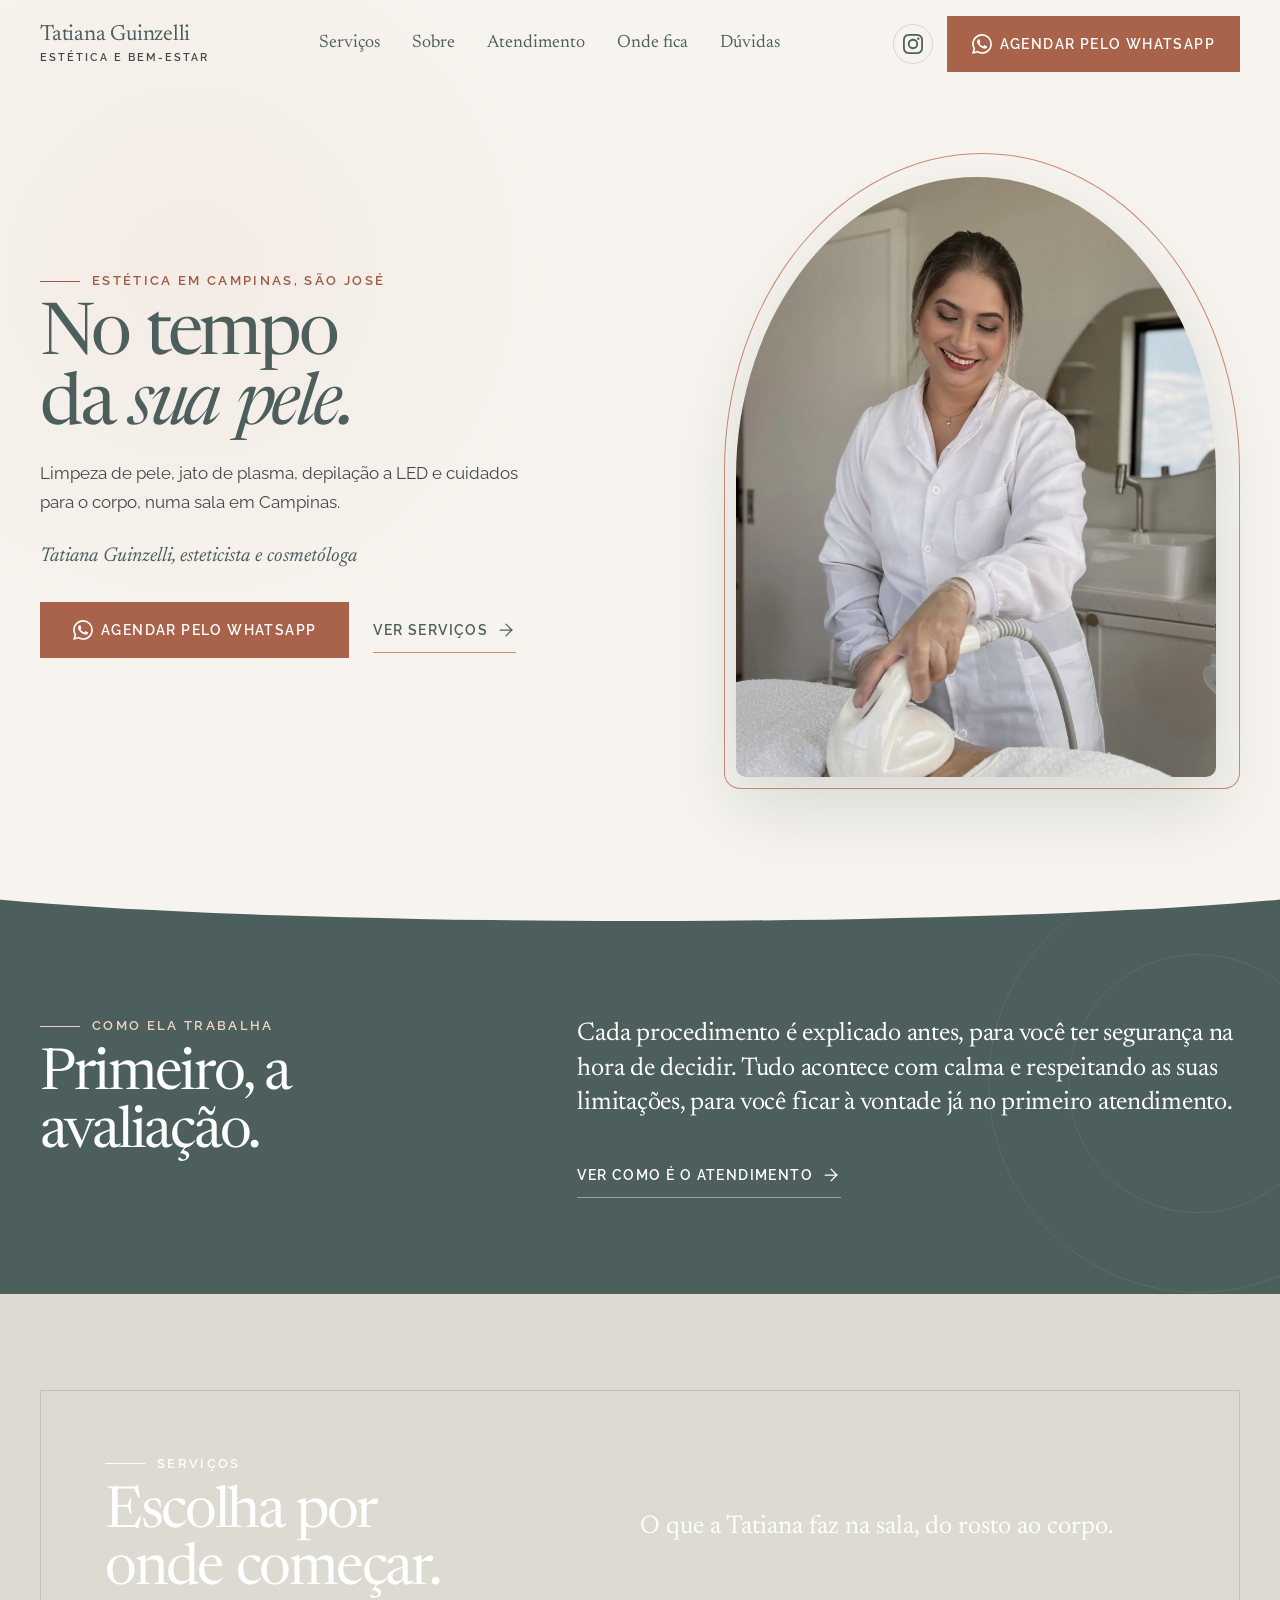
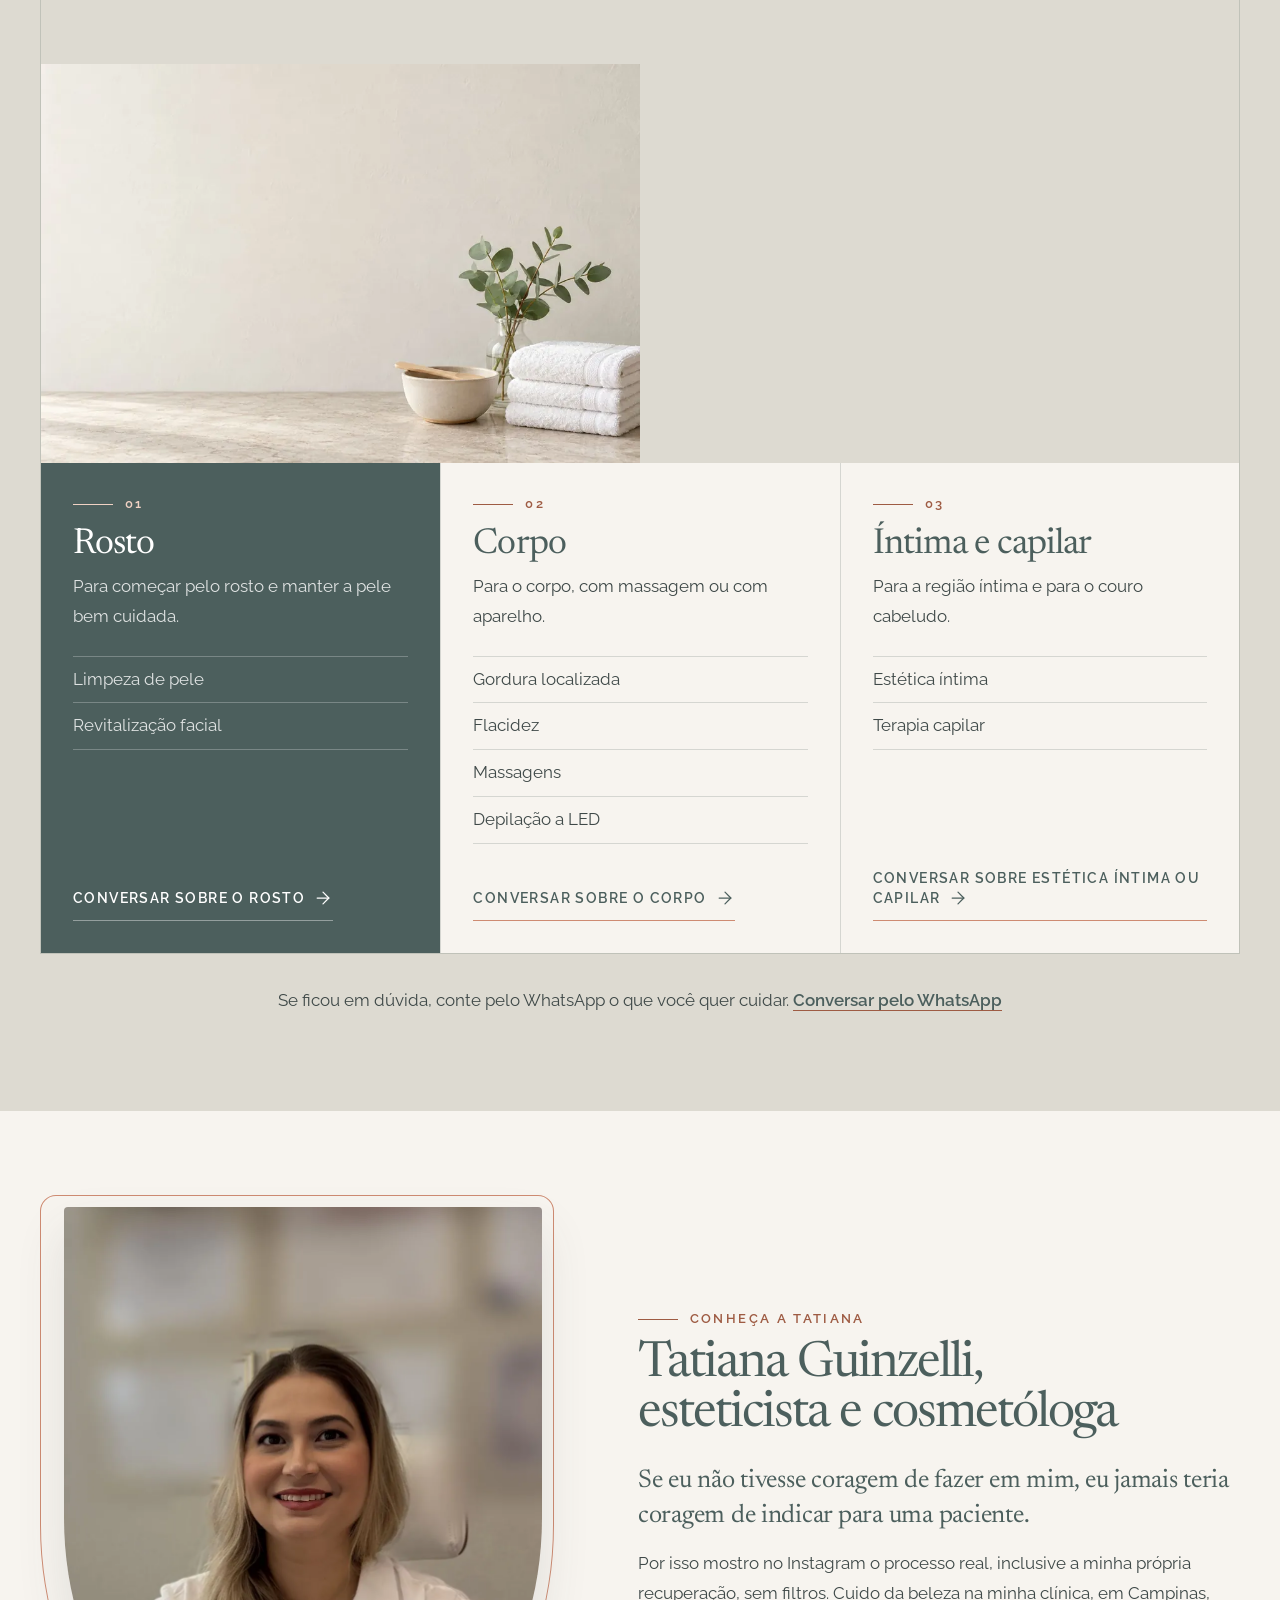
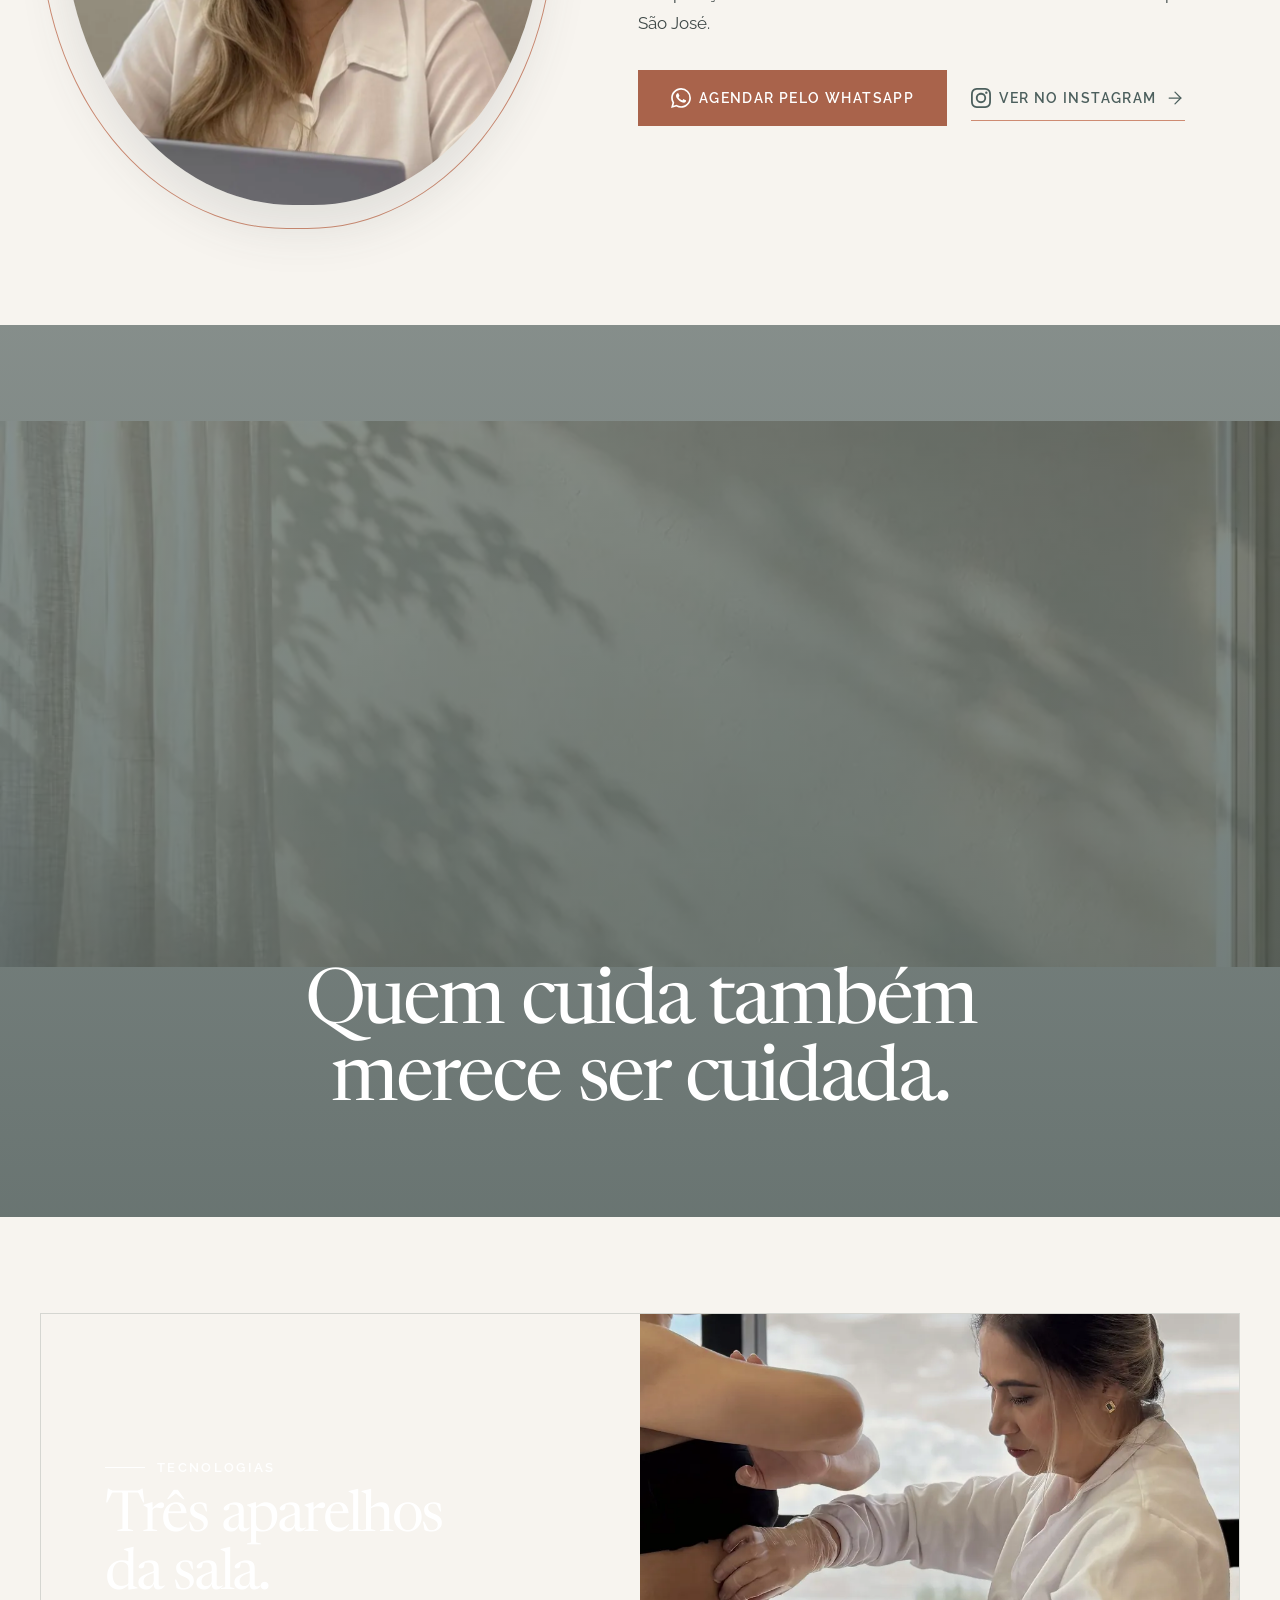
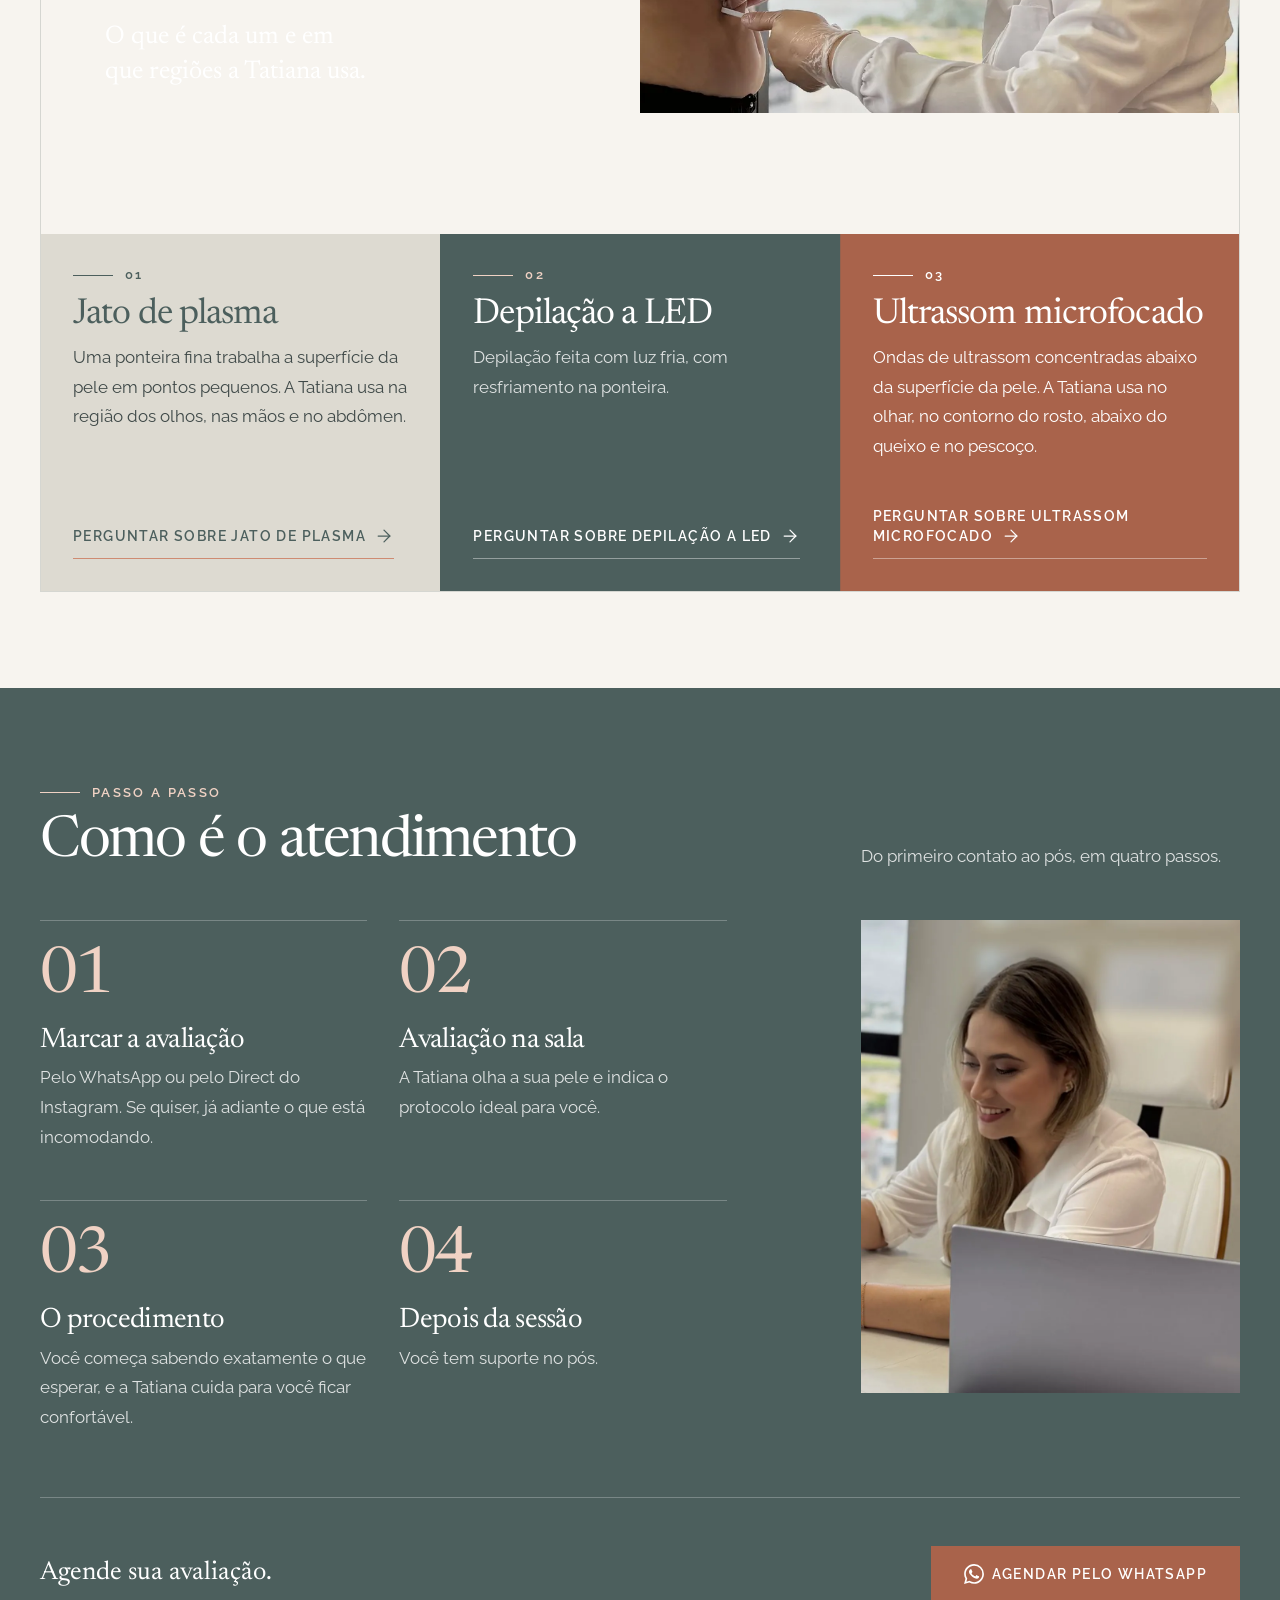
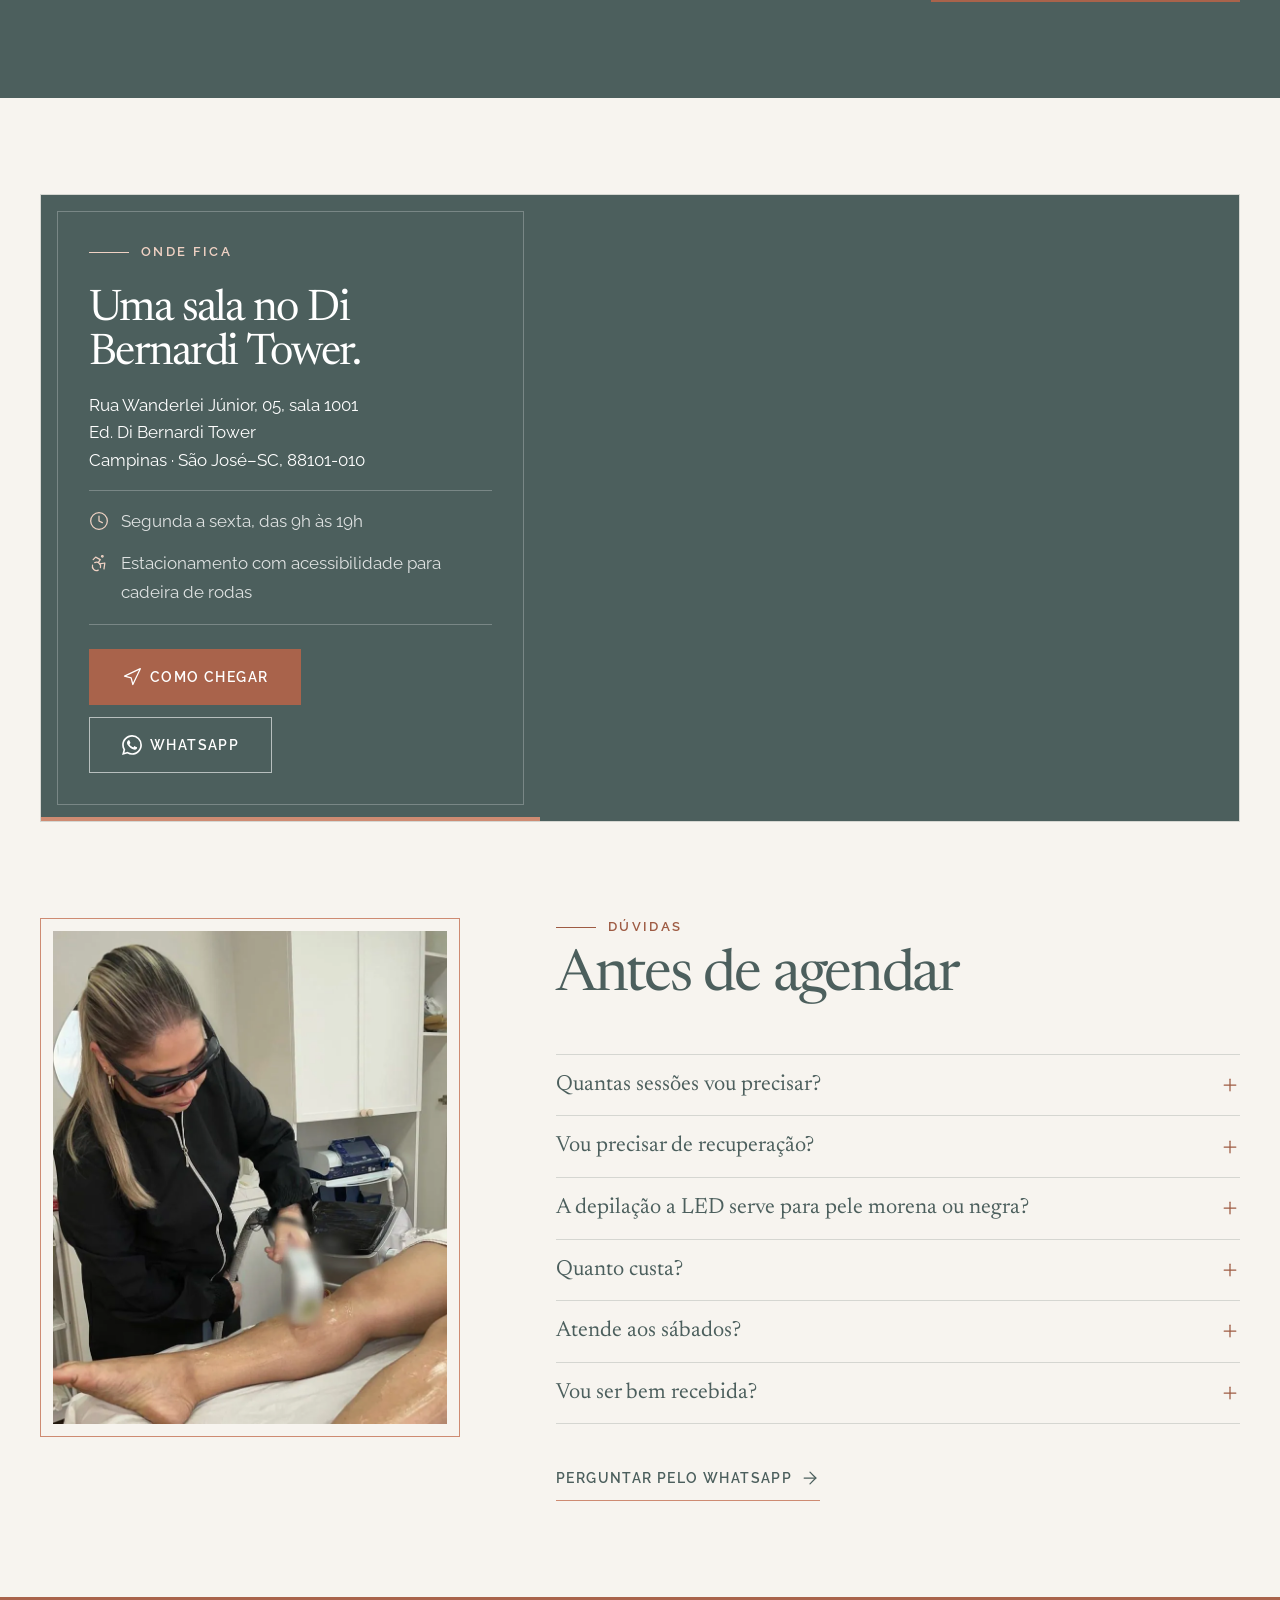
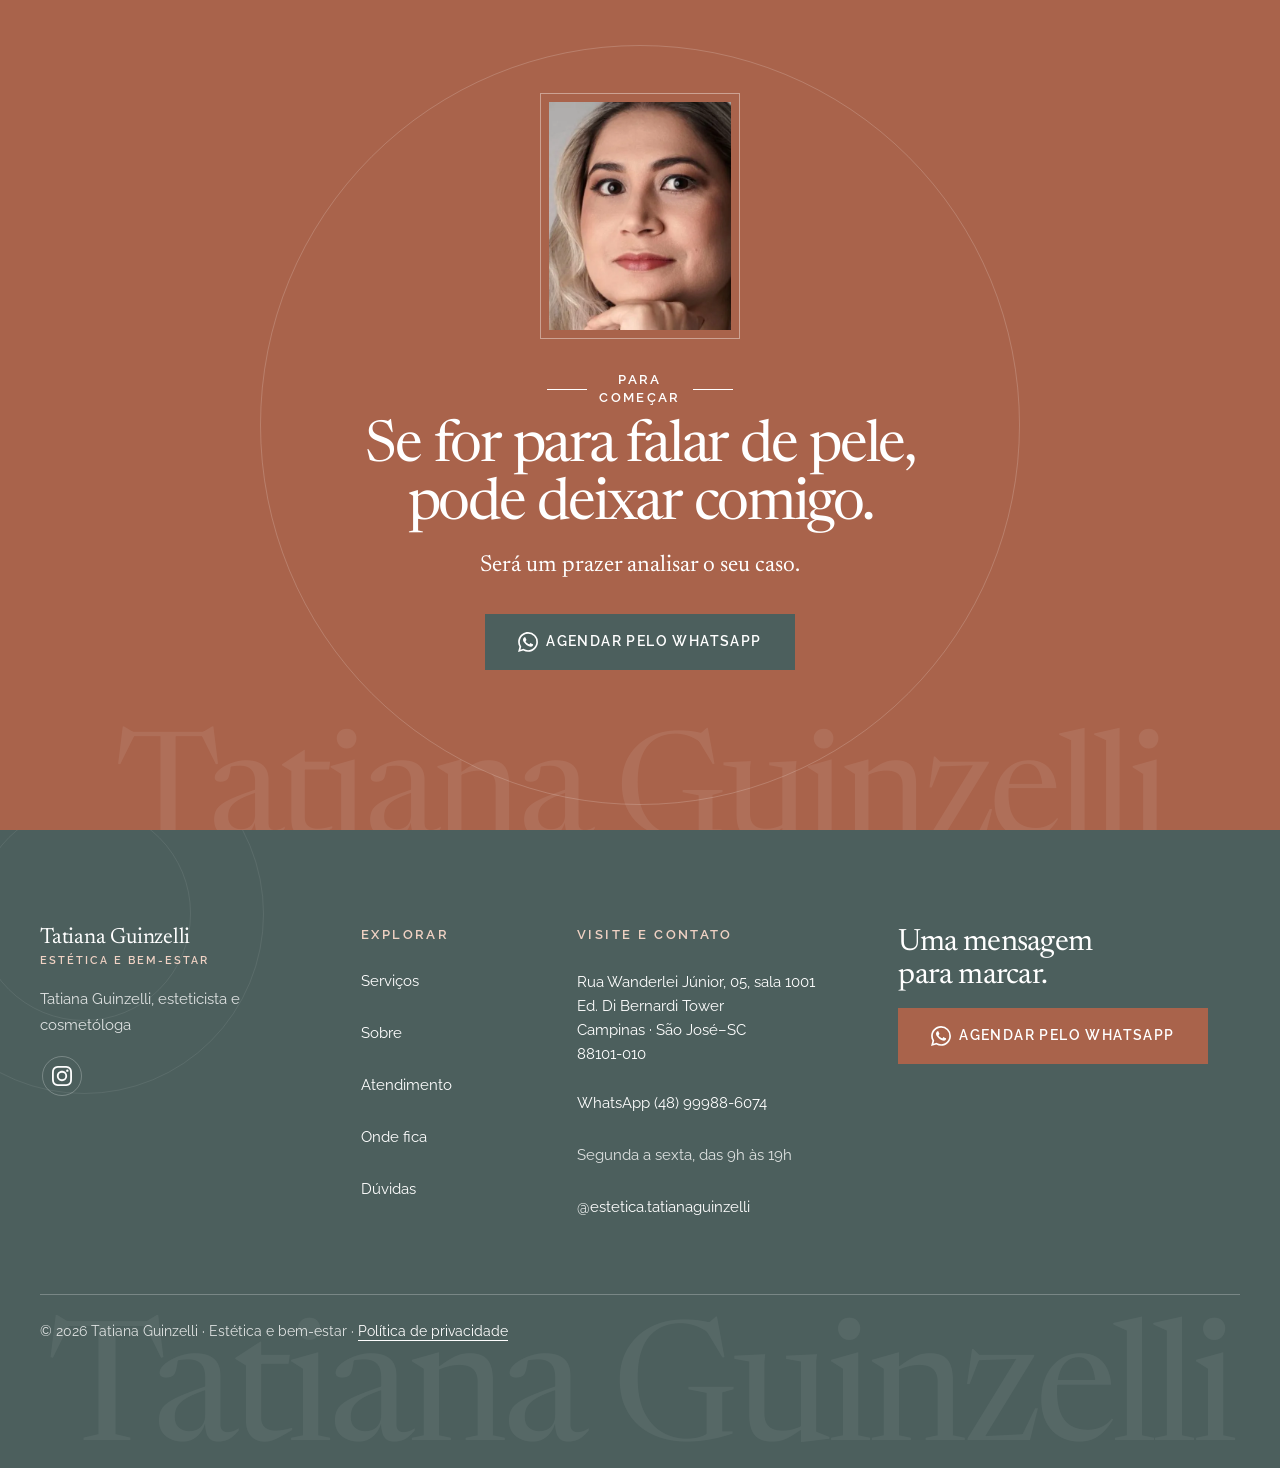
<file: index.html>
<!DOCTYPE html>
<html lang="pt-BR">
<head>
<meta charset="UTF-8">
<meta name="viewport" content="width=device-width, initial-scale=1">
<!-- PRÉ-VENDA: não remover até o Armin fechar a venda -->
<meta name="robots" content="noindex, nofollow">
<title>Esteticista em Campinas, São José | Tatiana Guinzelli</title>
<meta name="description" content="Tatiana Guinzelli, esteticista e cosmetóloga em Campinas, São José. Limpeza de pele, jato de plasma e depilação a LED. Agende sua avaliação pelo WhatsApp.">
<meta property="og:title" content="Esteticista em Campinas, São José | Tatiana Guinzelli">
<meta property="og:description" content="Tatiana Guinzelli, esteticista e cosmetóloga em Campinas, São José. Limpeza de pele, jato de plasma e depilação a LED. Agende sua avaliação pelo WhatsApp.">
<meta property="og:url" content="https://infomediamethods-sys.github.io/tatiana-guinzelli-estetica/">
<meta property="og:type" content="website">
<meta property="og:locale" content="pt_BR">
<meta property="og:site_name" content="Tatiana Guinzelli · Estética e bem-estar">
<meta property="og:image" content="https://infomediamethods-sys.github.io/tatiana-guinzelli-estetica/assets/img/og.jpg">
<meta property="og:image:width" content="1200">
<meta property="og:image:height" content="630">
<meta name="theme-color" content="#4C5F5D">
<link rel="icon" href="data:image/svg+xml,%3Csvg xmlns='http://www.w3.org/2000/svg' viewBox='0 0 64 64'%3E%3Crect width='64' height='64' fill='%234C5F5D'/%3E%3Ctext x='32' y='42' font-family='Georgia,serif' font-size='28' fill='%23FFFFFF' text-anchor='middle'%3ETG%3C/text%3E%3C/svg%3E">
<link rel="preconnect" href="https://fonts.googleapis.com">
<link rel="preconnect" href="https://fonts.gstatic.com" crossorigin>
<link href="https://fonts.googleapis.com/css2?family=Newsreader:ital,opsz,wght@0,6..72,400;1,6..72,400&amp;family=Raleway:wght@400;600&amp;display=swap" rel="stylesheet">
<link rel="preload" as="image" media="(max-width: 899px)" imagesrcset="assets/img/heroi-tatiana-mobile-480.webp 480w, assets/img/heroi-tatiana-mobile-960.webp 960w" imagesizes="100vw">
<link rel="stylesheet" href="assets/css/base.css">
<link rel="stylesheet" href="assets/css/style.css">
<script type="application/ld+json">
{
  "@context": "https://schema.org",
  "@graph": [
    {
      "@type": "Person",
      "@id": "https://infomediamethods-sys.github.io/tatiana-guinzelli-estetica/#tatiana",
      "name": "Tatiana Guinzelli",
      "jobTitle": "Esteticista e cosmetóloga",
      "image": "https://infomediamethods-sys.github.io/tatiana-guinzelli-estetica/assets/img/sobre-tatiana.jpg",
      "sameAs": ["https://www.instagram.com/estetica.tatianaguinzelli/"],
      "worksFor": { "@id": "https://infomediamethods-sys.github.io/tatiana-guinzelli-estetica/#estetica" }
    },
    {
      "@type": "BeautySalon",
      "@id": "https://infomediamethods-sys.github.io/tatiana-guinzelli-estetica/#estetica",
      "name": "Tatiana Guinzelli · Estética e bem-estar",
      "url": "https://infomediamethods-sys.github.io/tatiana-guinzelli-estetica/",
      "image": "https://infomediamethods-sys.github.io/tatiana-guinzelli-estetica/assets/img/og.jpg",
      "telephone": "+55 48 99988-6074",
      "founder": { "@id": "https://infomediamethods-sys.github.io/tatiana-guinzelli-estetica/#tatiana" },
      "address": {
        "@type": "PostalAddress",
        "streetAddress": "Rua Wanderlei Júnior, 05, sala 1001, Ed. Di Bernardi Tower",
        "addressLocality": "São José",
        "addressRegion": "SC",
        "postalCode": "88101-010",
        "addressCountry": "BR"
      },
      "geo": { "@type": "GeoCoordinates", "latitude": -27.6000403, "longitude": -48.6084896 },
      "openingHoursSpecification": [{
        "@type": "OpeningHoursSpecification",
        "dayOfWeek": ["Monday", "Tuesday", "Wednesday", "Thursday", "Friday"],
        "opens": "09:00",
        "closes": "19:00"
      }],
      "hasMap": "https://www.google.com/maps/place/Est%C3%A9tica+e+bem-estar-+Tatiana+Guinzelli/data=!4m7!3m6!1s0x952737968c2eb0b3:0x6c85fdd36d5cb8ef!8m2!3d-27.6000403!4d-48.6084896!16s%2Fg%2F11zkgft_mn!19sChIJs7AujJY3J5UR77hcbdP9hWw",
      "sameAs": ["https://www.instagram.com/estetica.tatianaguinzelli/"]
    }
  ]
}
</script>
</head>
<body>
<a class="pular-conteudo" href="#conteudo">Pular para o conteúdo</a>
<header class="cabecalho" data-header>
  <div class="container cabecalho__inner">
    <a class="marca" href="#inicio" aria-label="Tatiana Guinzelli, Estética e bem-estar: início">
      <span class="marca__nome">Tatiana Guinzelli</span>
      <span class="marca__sub">Estética e bem&#8209;estar</span>
    </a>
    <nav class="nav" aria-label="Seções">
      <a href="#servicos">Serviços</a>
      <a href="#sobre">Sobre</a>
      <a href="#atendimento">Atendimento</a>
      <a href="#onde-fica">Onde fica</a>
      <a href="#duvidas">Dúvidas</a>
    </nav>
    <div class="cabecalho__acoes">
      <a class="social" href="https://www.instagram.com/estetica.tatianaguinzelli/" target="_blank" rel="noopener" aria-label="Instagram de Tatiana Guinzelli"><svg class="icone icone--marca" width="24" height="24" fill="currentColor" aria-hidden="true" focusable="false" role="img" viewBox="0 0 24 24" xmlns="http://www.w3.org/2000/svg"><path d="M7.0301.084c-1.2768.0602-2.1487.264-2.911.5634-.7888.3075-1.4575.72-2.1228 1.3877-.6652.6677-1.075 1.3368-1.3802 2.127-.2954.7638-.4956 1.6365-.552 2.914-.0564 1.2775-.0689 1.6882-.0626 4.947.0062 3.2586.0206 3.6671.0825 4.9473.061 1.2765.264 2.1482.5635 2.9107.308.7889.72 1.4573 1.388 2.1228.6679.6655 1.3365 1.0743 2.1285 1.38.7632.295 1.6361.4961 2.9134.552 1.2773.056 1.6884.069 4.9462.0627 3.2578-.0062 3.668-.0207 4.9478-.0814 1.28-.0607 2.147-.2652 2.9098-.5633.7889-.3086 1.4578-.72 2.1228-1.3881.665-.6682 1.0745-1.3378 1.3795-2.1284.2957-.7632.4966-1.636.552-2.9124.056-1.2809.0692-1.6898.063-4.948-.0063-3.2583-.021-3.6668-.0817-4.9465-.0607-1.2797-.264-2.1487-.5633-2.9117-.3084-.7889-.72-1.4568-1.3876-2.1228C21.2982 1.33 20.628.9208 19.8378.6165 19.074.321 18.2017.1197 16.9244.0645 15.6471.0093 15.236-.005 11.977.0014 8.718.0076 8.31.0215 7.0301.0839m.1402 21.6932c-1.17-.0509-1.8053-.2453-2.2287-.408-.5606-.216-.96-.4771-1.3819-.895-.422-.4178-.6811-.8186-.9-1.378-.1644-.4234-.3624-1.058-.4171-2.228-.0595-1.2645-.072-1.6442-.079-4.848-.007-3.2037.0053-3.583.0607-4.848.05-1.169.2456-1.805.408-2.2282.216-.5613.4762-.96.895-1.3816.4188-.4217.8184-.6814 1.3783-.9003.423-.1651 1.0575-.3614 2.227-.4171 1.2655-.06 1.6447-.072 4.848-.079 3.2033-.007 3.5835.005 4.8495.0608 1.169.0508 1.8053.2445 2.228.408.5608.216.96.4754 1.3816.895.4217.4194.6816.8176.9005 1.3787.1653.4217.3617 1.056.4169 2.2263.0602 1.2655.0739 1.645.0796 4.848.0058 3.203-.0055 3.5834-.061 4.848-.051 1.17-.245 1.8055-.408 2.2294-.216.5604-.4763.96-.8954 1.3814-.419.4215-.8181.6811-1.3783.9-.4224.1649-1.0577.3617-2.2262.4174-1.2656.0595-1.6448.072-4.8493.079-3.2045.007-3.5825-.006-4.848-.0608M16.953 5.5864A1.44 1.44 0 1 0 18.39 4.144a1.44 1.44 0 0 0-1.437 1.4424M5.8385 12.012c.0067 3.4032 2.7706 6.1557 6.173 6.1493 3.4026-.0065 6.157-2.7701 6.1506-6.1733-.0065-3.4032-2.771-6.1565-6.174-6.1498-3.403.0067-6.156 2.771-6.1496 6.1738M8 12.0077a4 4 0 1 1 4.008 3.9921A3.9996 3.9996 0 0 1 8 12.0077"/></svg></a>
      <a class="botao botao--primario cabecalho__cta" href="https://wa.me/5548999886074?text=Ol%C3%A1%2C%20Tatiana!%20Vi%20seu%20site%20e%20gostaria%20de%20agendar%20uma%20avalia%C3%A7%C3%A3o." target="_blank" rel="noopener"><svg class="icone icone--marca" width="24" height="24" fill="currentColor" aria-hidden="true" focusable="false" role="img" viewBox="0 0 24 24" xmlns="http://www.w3.org/2000/svg"><path d="M17.472 14.382c-.297-.149-1.758-.867-2.03-.967-.273-.099-.471-.148-.67.15-.197.297-.767.966-.94 1.164-.173.199-.347.223-.644.075-.297-.15-1.255-.463-2.39-1.475-.883-.788-1.48-1.761-1.653-2.059-.173-.297-.018-.458.13-.606.134-.133.298-.347.446-.52.149-.174.198-.298.298-.497.099-.198.05-.371-.025-.52-.075-.149-.669-1.612-.916-2.207-.242-.579-.487-.5-.669-.51-.173-.008-.371-.01-.57-.01-.198 0-.52.074-.792.372-.272.297-1.04 1.016-1.04 2.479 0 1.462 1.065 2.875 1.213 3.074.149.198 2.096 3.2 5.077 4.487.709.306 1.262.489 1.694.625.712.227 1.36.195 1.871.118.571-.085 1.758-.719 2.006-1.413.248-.694.248-1.289.173-1.413-.074-.124-.272-.198-.57-.347m-5.421 7.403h-.004a9.87 9.87 0 01-5.031-1.378l-.361-.214-3.741.982.998-3.648-.235-.374a9.86 9.86 0 01-1.51-5.26c.001-5.45 4.436-9.884 9.888-9.884 2.64 0 5.122 1.03 6.988 2.898a9.825 9.825 0 012.893 6.994c-.003 5.45-4.437 9.884-9.885 9.884m8.413-18.297A11.815 11.815 0 0012.05 0C5.495 0 .16 5.335.157 11.892c0 2.096.547 4.142 1.588 5.945L.057 24l6.305-1.654a11.882 11.882 0 005.683 1.448h.005c6.554 0 11.89-5.335 11.893-11.893a11.821 11.821 0 00-3.48-8.413Z"/></svg><span class="cta-celular">WhatsApp</span><span class="cta-computador">Agendar<span class="cta-extra"> pelo WhatsApp</span></span></a>
    </div>
  </div>
</header>

<main id="conteudo">

  <!-- 1. Herói -->
  <section class="heroi" id="inicio" data-heroi>
    <div class="container heroi__grade">
      <div class="heroi__texto">
        <p class="rotulo">Estética em Campinas, São&nbsp;José</p>
        <h1 class="heroi__titulo">No tempo da <em>sua pele.</em></h1>
        <p class="heroi__apoio">Limpeza de pele, jato de plasma, depilação a LED e cuidados para o corpo, numa sala em Campinas.</p>
        <p class="heroi__ident">Tatiana Guinzelli, esteticista e cosmetóloga</p>
        <div class="acoes">
          <a class="botao botao--primario" href="https://wa.me/5548999886074?text=Ol%C3%A1%2C%20Tatiana!%20Vi%20seu%20site%20e%20gostaria%20de%20agendar%20uma%20avalia%C3%A7%C3%A3o." target="_blank" rel="noopener"><svg class="icone icone--marca" width="24" height="24" fill="currentColor" aria-hidden="true" focusable="false" role="img" viewBox="0 0 24 24" xmlns="http://www.w3.org/2000/svg"><path d="M17.472 14.382c-.297-.149-1.758-.867-2.03-.967-.273-.099-.471-.148-.67.15-.197.297-.767.966-.94 1.164-.173.199-.347.223-.644.075-.297-.15-1.255-.463-2.39-1.475-.883-.788-1.48-1.761-1.653-2.059-.173-.297-.018-.458.13-.606.134-.133.298-.347.446-.52.149-.174.198-.298.298-.497.099-.198.05-.371-.025-.52-.075-.149-.669-1.612-.916-2.207-.242-.579-.487-.5-.669-.51-.173-.008-.371-.01-.57-.01-.198 0-.52.074-.792.372-.272.297-1.04 1.016-1.04 2.479 0 1.462 1.065 2.875 1.213 3.074.149.198 2.096 3.2 5.077 4.487.709.306 1.262.489 1.694.625.712.227 1.36.195 1.871.118.571-.085 1.758-.719 2.006-1.413.248-.694.248-1.289.173-1.413-.074-.124-.272-.198-.57-.347m-5.421 7.403h-.004a9.87 9.87 0 01-5.031-1.378l-.361-.214-3.741.982.998-3.648-.235-.374a9.86 9.86 0 01-1.51-5.26c.001-5.45 4.436-9.884 9.888-9.884 2.64 0 5.122 1.03 6.988 2.898a9.825 9.825 0 012.893 6.994c-.003 5.45-4.437 9.884-9.885 9.884m8.413-18.297A11.815 11.815 0 0012.05 0C5.495 0 .16 5.335.157 11.892c0 2.096.547 4.142 1.588 5.945L.057 24l6.305-1.654a11.882 11.882 0 005.683 1.448h.005c6.554 0 11.89-5.335 11.893-11.893a11.821 11.821 0 00-3.48-8.413Z"/></svg>Agendar pelo WhatsApp</a>
          <a class="link" href="#servicos">Ver <span class="nowrap">serviços<svg aria-hidden="true" focusable="false" class="icone icone--arrow-right" xmlns="http://www.w3.org/2000/svg" width="24" height="24" viewBox="0 0 24 24" fill="none" stroke="currentColor" stroke-width="1.5" stroke-linecap="round" stroke-linejoin="round" ><path d="M5 12h14" /><path d="m12 5 7 7-7 7" /></svg></span></a>
        </div>
      </div>
      <div class="heroi__midia">
        <div class="arco">
          <picture>
  <source type="image/webp" media="(max-width: 899px)" srcset="assets/img/heroi-tatiana-mobile-480.webp 480w, assets/img/heroi-tatiana-mobile-960.webp 960w" sizes="100vw">
  <source type="image/webp" srcset="assets/img/heroi-tatiana-960.webp 960w, assets/img/heroi-tatiana-1600.webp 1600w" sizes="100vw">
  <img src="assets/img/heroi-tatiana-960.jpg" width="1600" height="2000" alt="Tatiana Guinzelli, de jaleco branco, durante um atendimento na clínica." decoding="async" fetchpriority="high">
</picture>
        </div>
      </div>
    </div>
  </section>

  <!-- 2. Como ela trabalha -->
  <section class="secao trabalha" id="como-trabalha">
    <span class="trabalha__circulos" aria-hidden="true"></span>
    <div class="container trabalha__grade">
      <div class="trabalha__cabeca">
        <p class="rotulo rotulo--claro">Como ela trabalha</p>
        <h2>Primeiro, a avaliação.</h2>
      </div>
      <div class="trabalha__texto revelar">
        <p class="lead">Cada procedimento é explicado antes, para você ter segurança na hora de decidir. Tudo acontece com calma e respeitando as suas limitações, para você ficar à vontade já no primeiro atendimento.</p>
        <a class="link link--claro" href="#atendimento">Ver como é o <span class="nowrap">atendimento<svg aria-hidden="true" focusable="false" class="icone icone--arrow-right" xmlns="http://www.w3.org/2000/svg" width="24" height="24" viewBox="0 0 24 24" fill="none" stroke="currentColor" stroke-width="1.5" stroke-linecap="round" stroke-linejoin="round" ><path d="M5 12h14" /><path d="m12 5 7 7-7 7" /></svg></span></a>
      </div>
    </div>
  </section>

  <!-- 3. Serviços -->
  <section class="secao servicos" id="servicos">
    <div class="container">
      <div class="bloco-moldura">
        <div class="painel">
          <picture>
  <source type="image/webp" media="(max-width: 899px)" srcset="assets/img/painel-servicos-480.webp 480w, assets/img/painel-servicos-960.webp 960w" sizes="100vw">
  <source type="image/webp" srcset="assets/img/painel-servicos-960.webp 960w, assets/img/painel-servicos-1600.webp 1600w" sizes="50vw">
  <img src="assets/img/painel-servicos-960.jpg" width="2400" height="1600" alt="" decoding="async">
</picture>
          <div class="painel__conteudo">
            <div class="painel__cabeca">
              <p class="rotulo rotulo--branco">Serviços</p>
              <h2>Escolha por onde começar.</h2>
            </div>
            <p class="painel__apoio">O que a Tatiana faz na sala, do rosto ao corpo.</p>
          </div>
        </div>
        <ul class="cards revelar" role="list">
          <li class="card card--verde">
            <p class="rotulo rotulo--claro">01</p>
            <h3>Rosto</h3>
            <p>Para começar pelo rosto e manter a pele bem cuidada.</p>
            <ul class="card__lista" role="list">
              <li>Limpeza de pele</li>
              <li>Revitalização facial</li>
            </ul>
            <div class="card__acao"><a class="link link--claro" href="https://wa.me/5548999886074?text=Ol%C3%A1%2C%20Tatiana!%20Vi%20seu%20site%20e%20quero%20saber%20mais%20sobre%20limpeza%20de%20pele%20e%20revitaliza%C3%A7%C3%A3o%20facial." target="_blank" rel="noopener">Conversar sobre o <span class="nowrap">rosto<svg aria-hidden="true" focusable="false" class="icone icone--arrow-right" xmlns="http://www.w3.org/2000/svg" width="24" height="24" viewBox="0 0 24 24" fill="none" stroke="currentColor" stroke-width="1.5" stroke-linecap="round" stroke-linejoin="round" ><path d="M5 12h14" /><path d="m12 5 7 7-7 7" /></svg></span></a></div>
          </li>
          <li class="card card--creme">
            <p class="rotulo">02</p>
            <h3>Corpo</h3>
            <p>Para o corpo, com massagem ou com aparelho.</p>
            <ul class="card__lista" role="list">
              <li>Gordura localizada</li>
              <li>Flacidez</li>
              <li>Massagens</li>
              <li>Depilação a LED</li>
            </ul>
            <div class="card__acao"><a class="link" href="https://wa.me/5548999886074?text=Ol%C3%A1%2C%20Tatiana!%20Vi%20seu%20site%20e%20quero%20saber%20mais%20sobre%20os%20cuidados%20para%20o%20corpo." target="_blank" rel="noopener">Conversar sobre o <span class="nowrap">corpo<svg aria-hidden="true" focusable="false" class="icone icone--arrow-right" xmlns="http://www.w3.org/2000/svg" width="24" height="24" viewBox="0 0 24 24" fill="none" stroke="currentColor" stroke-width="1.5" stroke-linecap="round" stroke-linejoin="round" ><path d="M5 12h14" /><path d="m12 5 7 7-7 7" /></svg></span></a></div>
          </li>
          <li class="card card--creme">
            <p class="rotulo">03</p>
            <h3>Íntima e capilar</h3>
            <p>Para a região íntima e para o couro cabeludo.</p>
            <ul class="card__lista" role="list">
              <li>Estética íntima</li>
              <li>Terapia capilar</li>
            </ul>
            <div class="card__acao"><a class="link" href="https://wa.me/5548999886074?text=Ol%C3%A1%2C%20Tatiana!%20Vi%20seu%20site%20e%20quero%20saber%20mais%20sobre%20est%C3%A9tica%20%C3%ADntima%20e%20terapia%20capilar." target="_blank" rel="noopener">Conversar sobre estética íntima ou <span class="nowrap">capilar<svg aria-hidden="true" focusable="false" class="icone icone--arrow-right" xmlns="http://www.w3.org/2000/svg" width="24" height="24" viewBox="0 0 24 24" fill="none" stroke="currentColor" stroke-width="1.5" stroke-linecap="round" stroke-linejoin="round" ><path d="M5 12h14" /><path d="m12 5 7 7-7 7" /></svg></span></a></div>
          </li>
        </ul>
      </div>
      <p class="ajuda">Se ficou em dúvida, conte pelo WhatsApp o que você quer cuidar. <a href="https://wa.me/5548999886074?text=Ol%C3%A1%2C%20Tatiana!%20Vi%20seu%20site%20e%20gostaria%20de%20agendar%20uma%20avalia%C3%A7%C3%A3o." target="_blank" rel="noopener">Conversar pelo WhatsApp</a></p>
    </div>
  </section>

  <!-- 4. Sobre -->
  <section class="secao sobre" id="sobre">
    <div class="container sobre__grade">
      <div class="sobre__midia">
        <div class="arco-inv">
          <picture>
  <source type="image/webp" media="(max-width: 899px)" srcset="assets/img/sobre-tatiana-480.webp 480w, assets/img/sobre-tatiana-960.webp 960w" sizes="100vw">
  <source type="image/webp" srcset="assets/img/sobre-tatiana-960.webp 960w" sizes="50vw">
  <img src="assets/img/sobre-tatiana-960.jpg" width="1200" height="1500" alt="Tatiana Guinzelli sorrindo, de camisa branca, à mesa da clínica." decoding="async">
</picture>
        </div>
      </div>
      <div class="sobre__texto">
        <p class="rotulo">Conheça a Tatiana</p>
        <h2>Tatiana Guinzelli, esteticista e cosmetóloga</h2>
        <p class="lead">Se eu não tivesse coragem de fazer em mim, eu jamais teria coragem de indicar para uma paciente.</p>
        <p class="sobre__p">Por isso mostro no Instagram o processo real, inclusive a minha própria recuperação, sem filtros. Cuido da beleza na minha clínica, em Campinas, São José.</p>
        <div class="acoes">
          <a class="botao botao--primario" href="https://wa.me/5548999886074?text=Ol%C3%A1%2C%20Tatiana!%20Vi%20seu%20site%20e%20gostaria%20de%20agendar%20uma%20avalia%C3%A7%C3%A3o." target="_blank" rel="noopener"><svg class="icone icone--marca" width="24" height="24" fill="currentColor" aria-hidden="true" focusable="false" role="img" viewBox="0 0 24 24" xmlns="http://www.w3.org/2000/svg"><path d="M17.472 14.382c-.297-.149-1.758-.867-2.03-.967-.273-.099-.471-.148-.67.15-.197.297-.767.966-.94 1.164-.173.199-.347.223-.644.075-.297-.15-1.255-.463-2.39-1.475-.883-.788-1.48-1.761-1.653-2.059-.173-.297-.018-.458.13-.606.134-.133.298-.347.446-.52.149-.174.198-.298.298-.497.099-.198.05-.371-.025-.52-.075-.149-.669-1.612-.916-2.207-.242-.579-.487-.5-.669-.51-.173-.008-.371-.01-.57-.01-.198 0-.52.074-.792.372-.272.297-1.04 1.016-1.04 2.479 0 1.462 1.065 2.875 1.213 3.074.149.198 2.096 3.2 5.077 4.487.709.306 1.262.489 1.694.625.712.227 1.36.195 1.871.118.571-.085 1.758-.719 2.006-1.413.248-.694.248-1.289.173-1.413-.074-.124-.272-.198-.57-.347m-5.421 7.403h-.004a9.87 9.87 0 01-5.031-1.378l-.361-.214-3.741.982.998-3.648-.235-.374a9.86 9.86 0 01-1.51-5.26c.001-5.45 4.436-9.884 9.888-9.884 2.64 0 5.122 1.03 6.988 2.898a9.825 9.825 0 012.893 6.994c-.003 5.45-4.437 9.884-9.885 9.884m8.413-18.297A11.815 11.815 0 0012.05 0C5.495 0 .16 5.335.157 11.892c0 2.096.547 4.142 1.588 5.945L.057 24l6.305-1.654a11.882 11.882 0 005.683 1.448h.005c6.554 0 11.89-5.335 11.893-11.893a11.821 11.821 0 00-3.48-8.413Z"/></svg>Agendar pelo WhatsApp</a>
          <a class="link" href="https://www.instagram.com/estetica.tatianaguinzelli/" target="_blank" rel="noopener"><svg class="icone icone--marca" width="24" height="24" fill="currentColor" aria-hidden="true" focusable="false" role="img" viewBox="0 0 24 24" xmlns="http://www.w3.org/2000/svg"><path d="M7.0301.084c-1.2768.0602-2.1487.264-2.911.5634-.7888.3075-1.4575.72-2.1228 1.3877-.6652.6677-1.075 1.3368-1.3802 2.127-.2954.7638-.4956 1.6365-.552 2.914-.0564 1.2775-.0689 1.6882-.0626 4.947.0062 3.2586.0206 3.6671.0825 4.9473.061 1.2765.264 2.1482.5635 2.9107.308.7889.72 1.4573 1.388 2.1228.6679.6655 1.3365 1.0743 2.1285 1.38.7632.295 1.6361.4961 2.9134.552 1.2773.056 1.6884.069 4.9462.0627 3.2578-.0062 3.668-.0207 4.9478-.0814 1.28-.0607 2.147-.2652 2.9098-.5633.7889-.3086 1.4578-.72 2.1228-1.3881.665-.6682 1.0745-1.3378 1.3795-2.1284.2957-.7632.4966-1.636.552-2.9124.056-1.2809.0692-1.6898.063-4.948-.0063-3.2583-.021-3.6668-.0817-4.9465-.0607-1.2797-.264-2.1487-.5633-2.9117-.3084-.7889-.72-1.4568-1.3876-2.1228C21.2982 1.33 20.628.9208 19.8378.6165 19.074.321 18.2017.1197 16.9244.0645 15.6471.0093 15.236-.005 11.977.0014 8.718.0076 8.31.0215 7.0301.0839m.1402 21.6932c-1.17-.0509-1.8053-.2453-2.2287-.408-.5606-.216-.96-.4771-1.3819-.895-.422-.4178-.6811-.8186-.9-1.378-.1644-.4234-.3624-1.058-.4171-2.228-.0595-1.2645-.072-1.6442-.079-4.848-.007-3.2037.0053-3.583.0607-4.848.05-1.169.2456-1.805.408-2.2282.216-.5613.4762-.96.895-1.3816.4188-.4217.8184-.6814 1.3783-.9003.423-.1651 1.0575-.3614 2.227-.4171 1.2655-.06 1.6447-.072 4.848-.079 3.2033-.007 3.5835.005 4.8495.0608 1.169.0508 1.8053.2445 2.228.408.5608.216.96.4754 1.3816.895.4217.4194.6816.8176.9005 1.3787.1653.4217.3617 1.056.4169 2.2263.0602 1.2655.0739 1.645.0796 4.848.0058 3.203-.0055 3.5834-.061 4.848-.051 1.17-.245 1.8055-.408 2.2294-.216.5604-.4763.96-.8954 1.3814-.419.4215-.8181.6811-1.3783.9-.4224.1649-1.0577.3617-2.2262.4174-1.2656.0595-1.6448.072-4.8493.079-3.2045.007-3.5825-.006-4.848-.0608M16.953 5.5864A1.44 1.44 0 1 0 18.39 4.144a1.44 1.44 0 0 0-1.437 1.4424M5.8385 12.012c.0067 3.4032 2.7706 6.1557 6.173 6.1493 3.4026-.0065 6.157-2.7701 6.1506-6.1733-.0065-3.4032-2.771-6.1565-6.174-6.1498-3.403.0067-6.156 2.771-6.1496 6.1738M8 12.0077a4 4 0 1 1 4.008 3.9921A3.9996 3.9996 0 0 1 8 12.0077"/></svg>Ver no <span class="nowrap">Instagram<svg aria-hidden="true" focusable="false" class="icone icone--arrow-right" xmlns="http://www.w3.org/2000/svg" width="24" height="24" viewBox="0 0 24 24" fill="none" stroke="currentColor" stroke-width="1.5" stroke-linecap="round" stroke-linejoin="round" ><path d="M5 12h14" /><path d="m12 5 7 7-7 7" /></svg></span></a>
        </div>
      </div>
    </div>
  </section>

  <!-- 5. Frase grande -->
  <section class="frase" aria-label="Frase de Tatiana Guinzelli">
    <picture>
  <source type="image/webp" media="(max-width: 899px)" srcset="assets/img/frase-cuidado-mobile-480.webp 480w, assets/img/frase-cuidado-mobile-960.webp 960w" sizes="100vw">
  <source type="image/webp" srcset="assets/img/frase-cuidado-desktop-960.webp 960w, assets/img/frase-cuidado-desktop-1600.webp 1600w" sizes="50vw">
  <img src="assets/img/frase-cuidado-desktop-960.jpg" width="2400" height="1024" alt="" decoding="async" loading="lazy">
</picture>
    <div class="container frase__conteudo">
      <h2 class="frase__titulo revelar revelar--fade">Quem cuida também merece ser cuidada.</h2>
    </div>
  </section>

  <!-- 6. Tecnologias -->
  <section class="secao tecnologias" id="tecnologias">
    <div class="container">
      <div class="bloco-moldura">
        <div class="painel painel--lateral">
          <picture>
  <source type="image/webp" media="(max-width: 899px)" srcset="assets/img/painel-tecnologias-mobile-480.webp 480w, assets/img/painel-tecnologias-mobile-960.webp 960w" sizes="100vw">
  <source type="image/webp" srcset="assets/img/painel-tecnologias-960.webp 960w, assets/img/painel-tecnologias-1600.webp 1600w" sizes="50vw">
  <img src="assets/img/painel-tecnologias-960.jpg" width="2400" height="1600" alt="Tatiana Guinzelli, de jaleco e luvas, durante um atendimento com jato de plasma." decoding="async" loading="lazy">
</picture>
          <div class="painel__conteudo">
            <div class="painel__cabeca">
              <p class="rotulo rotulo--branco">Tecnologias</p>
              <h2>Três aparelhos da sala.</h2>
            </div>
            <p class="painel__apoio">O que é cada um e em que regiões a Tatiana usa.</p>
          </div>
        </div>
        <ul class="cards revelar" role="list">
          <li class="card card--linho">
            <p class="rotulo rotulo--verde">01</p>
            <h3>Jato de plasma</h3>
            <p>Uma ponteira fina trabalha a superfície da pele em pontos pequenos. A Tatiana usa na região dos olhos, nas mãos e no abdômen.</p>
            <div class="card__acao"><a class="link" href="https://wa.me/5548999886074?text=Ol%C3%A1%2C%20Tatiana!%20Vi%20seu%20site%20e%20quero%20saber%20se%20o%20jato%20de%20plasma%20%C3%A9%20indicado%20para%20mim." target="_blank" rel="noopener">Perguntar sobre jato de <span class="nowrap">plasma<svg aria-hidden="true" focusable="false" class="icone icone--arrow-right" xmlns="http://www.w3.org/2000/svg" width="24" height="24" viewBox="0 0 24 24" fill="none" stroke="currentColor" stroke-width="1.5" stroke-linecap="round" stroke-linejoin="round" ><path d="M5 12h14" /><path d="m12 5 7 7-7 7" /></svg></span></a></div>
          </li>
          <li class="card card--verde">
            <p class="rotulo rotulo--claro">02</p>
            <h3>Depilação a LED</h3>
            <p>Depilação feita com luz fria, com resfriamento na ponteira.</p>
            <div class="card__acao"><a class="link link--claro" href="https://wa.me/5548999886074?text=Ol%C3%A1%2C%20Tatiana!%20Vi%20seu%20site%20e%20quero%20saber%20se%20a%20depila%C3%A7%C3%A3o%20a%20LED%20%C3%A9%20indicada%20para%20mim." target="_blank" rel="noopener">Perguntar sobre depilação a <span class="nowrap">LED<svg aria-hidden="true" focusable="false" class="icone icone--arrow-right" xmlns="http://www.w3.org/2000/svg" width="24" height="24" viewBox="0 0 24 24" fill="none" stroke="currentColor" stroke-width="1.5" stroke-linecap="round" stroke-linejoin="round" ><path d="M5 12h14" /><path d="m12 5 7 7-7 7" /></svg></span></a></div>
          </li>
          <li class="card card--terracota">
            <p class="rotulo rotulo--branco">03</p>
            <h3>Ultrassom microfocado</h3>
            <p>Ondas de ultrassom concentradas abaixo da superfície da pele. A Tatiana usa no olhar, no contorno do rosto, abaixo do queixo e no pescoço.</p>
            <div class="card__acao"><a class="link link--claro" href="https://wa.me/5548999886074?text=Ol%C3%A1%2C%20Tatiana!%20Vi%20seu%20site%20e%20quero%20saber%20se%20o%20ultrassom%20microfocado%20%C3%A9%20indicado%20para%20mim." target="_blank" rel="noopener">Perguntar sobre ultrassom <span class="nowrap">microfocado<svg aria-hidden="true" focusable="false" class="icone icone--arrow-right" xmlns="http://www.w3.org/2000/svg" width="24" height="24" viewBox="0 0 24 24" fill="none" stroke="currentColor" stroke-width="1.5" stroke-linecap="round" stroke-linejoin="round" ><path d="M5 12h14" /><path d="m12 5 7 7-7 7" /></svg></span></a></div>
          </li>
        </ul>
      </div>
    </div>
  </section>

  <!-- 7. Como é o atendimento -->
  <section class="secao atendimento" id="atendimento">
    <div class="container">
      <div class="atendimento__grade">
        <div class="atendimento__cabeca">
          <p class="rotulo rotulo--claro">Passo a passo</p>
          <h2>Como é o atendimento</h2>
        </div>
        <p class="atendimento__apoio">Do primeiro contato ao pós, em quatro passos.</p>
        <ol class="passos revelar" role="list">
          <li class="passo">
            <span class="passo__num" aria-hidden="true">01</span>
            <h3>Marcar a avaliação</h3>
            <p>Pelo WhatsApp ou pelo Direct do Instagram. Se quiser, já adiante o que está incomodando.</p>
          </li>
          <li class="passo">
            <span class="passo__num" aria-hidden="true">02</span>
            <h3>Avaliação na sala</h3>
            <p>A Tatiana olha a sua pele e indica o protocolo ideal para você.</p>
          </li>
          <li class="passo">
            <span class="passo__num" aria-hidden="true">03</span>
            <h3>O procedimento</h3>
            <p>Você começa sabendo exatamente o que esperar, e a Tatiana cuida para você ficar confortável.</p>
          </li>
          <li class="passo">
            <span class="passo__num" aria-hidden="true">04</span>
            <h3>Depois da sessão</h3>
            <p>Você tem suporte no pós.</p>
          </li>
        </ol>
        <div class="atendimento__midia">
          <picture>
  <source type="image/webp" media="(max-width: 899px)" srcset="assets/img/atendimento-avaliacao-480.webp 480w, assets/img/atendimento-avaliacao-960.webp 960w" sizes="100vw">
  <source type="image/webp" srcset="assets/img/atendimento-avaliacao-960.webp 960w" sizes="50vw">
  <img src="assets/img/atendimento-avaliacao-960.jpg" width="1200" height="1500" alt="Tatiana Guinzelli sorrindo durante uma avaliação, à mesa da clínica." decoding="async" loading="lazy">
</picture>
        </div>
      </div>
      <div class="subfaixa">
        <p class="subfaixa__frase">Agende sua avaliação.</p>
        <div class="subfaixa__acao"><a class="botao botao--primario botao--sobre-verde" href="https://wa.me/5548999886074?text=Ol%C3%A1%2C%20Tatiana!%20Vi%20seu%20site%20e%20gostaria%20de%20agendar%20uma%20avalia%C3%A7%C3%A3o." target="_blank" rel="noopener"><svg class="icone icone--marca" width="24" height="24" fill="currentColor" aria-hidden="true" focusable="false" role="img" viewBox="0 0 24 24" xmlns="http://www.w3.org/2000/svg"><path d="M17.472 14.382c-.297-.149-1.758-.867-2.03-.967-.273-.099-.471-.148-.67.15-.197.297-.767.966-.94 1.164-.173.199-.347.223-.644.075-.297-.15-1.255-.463-2.39-1.475-.883-.788-1.48-1.761-1.653-2.059-.173-.297-.018-.458.13-.606.134-.133.298-.347.446-.52.149-.174.198-.298.298-.497.099-.198.05-.371-.025-.52-.075-.149-.669-1.612-.916-2.207-.242-.579-.487-.5-.669-.51-.173-.008-.371-.01-.57-.01-.198 0-.52.074-.792.372-.272.297-1.04 1.016-1.04 2.479 0 1.462 1.065 2.875 1.213 3.074.149.198 2.096 3.2 5.077 4.487.709.306 1.262.489 1.694.625.712.227 1.36.195 1.871.118.571-.085 1.758-.719 2.006-1.413.248-.694.248-1.289.173-1.413-.074-.124-.272-.198-.57-.347m-5.421 7.403h-.004a9.87 9.87 0 01-5.031-1.378l-.361-.214-3.741.982.998-3.648-.235-.374a9.86 9.86 0 01-1.51-5.26c.001-5.45 4.436-9.884 9.888-9.884 2.64 0 5.122 1.03 6.988 2.898a9.825 9.825 0 012.893 6.994c-.003 5.45-4.437 9.884-9.885 9.884m8.413-18.297A11.815 11.815 0 0012.05 0C5.495 0 .16 5.335.157 11.892c0 2.096.547 4.142 1.588 5.945L.057 24l6.305-1.654a11.882 11.882 0 005.683 1.448h.005c6.554 0 11.89-5.335 11.893-11.893a11.821 11.821 0 00-3.48-8.413Z"/></svg>Agendar pelo WhatsApp</a></div>
      </div>
    </div>
  </section>

  <!-- 8. Onde fica (componente padrão componentes/mapa.html.part) -->
  <section class="secao local" id="onde-fica" data-mapa>
    <div class="container local__grade">
      <div class="local__cartao revelar">
        <p class="rotulo">Onde fica</p>
        <h2 class="local__titulo">Uma sala no Di Bernardi Tower.</h2>
        <address class="local__endereco">
          Rua Wanderlei Júnior, 05, sala 1001<br>
          Ed. Di Bernardi Tower<br>
          Campinas&nbsp;· São José–SC, 88101-010
        </address>
        <ul class="local__fatos" role="list">
          <li><svg aria-hidden="true" focusable="false" class="icone icone--clock" xmlns="http://www.w3.org/2000/svg" width="24" height="24" viewBox="0 0 24 24" fill="none" stroke="currentColor" stroke-width="1.5" stroke-linecap="round" stroke-linejoin="round" ><circle cx="12" cy="12" r="10" /><path d="M12 6v6l4 2" /></svg> Segunda a sexta, das 9h às 19h</li>
          <li><svg aria-hidden="true" focusable="false" class="icone icone--accessibility" xmlns="http://www.w3.org/2000/svg" width="24" height="24" viewBox="0 0 24 24" fill="none" stroke="currentColor" stroke-width="1.5" stroke-linecap="round" stroke-linejoin="round" ><circle cx="16" cy="4" r="1" /><path d="m18 19 1-7-6 1" /><path d="m5 8 3-3 5.5 3-2.36 3.5" /><path d="M4.24 14.5a5 5 0 0 0 6.88 6" /><path d="M13.76 17.5a5 5 0 0 0-6.88-6" /></svg> Estacionamento com acessibilidade para cadeira de rodas</li>
        </ul>
        <div class="local__acoes">
          <a class="botao botao--primario botao--sobre-verde" href="https://www.google.com/maps/dir/?api=1&amp;destination=Rua%20Wanderlei%20J%C3%BAnior%2C%2005%2C%20Campinas%2C%20S%C3%A3o%20Jos%C3%A9%20-%20SC%2C%2088101-010" target="_blank" rel="noopener"><svg aria-hidden="true" focusable="false" class="icone icone--navigation" xmlns="http://www.w3.org/2000/svg" width="24" height="24" viewBox="0 0 24 24" fill="none" stroke="currentColor" stroke-width="1.5" stroke-linecap="round" stroke-linejoin="round" ><polygon points="3 11 22 2 13 21 11 13 3 11" /></svg> Como chegar</a>
          <a class="botao botao--contorno local__so-computador" href="https://wa.me/5548999886074?text=Ol%C3%A1%2C%20Tatiana!%20Vi%20seu%20site%20e%20gostaria%20de%20agendar%20uma%20avalia%C3%A7%C3%A3o." target="_blank" rel="noopener"><svg class="icone icone--marca" width="24" height="24" fill="currentColor" aria-hidden="true" focusable="false" role="img" viewBox="0 0 24 24" xmlns="http://www.w3.org/2000/svg"><path d="M17.472 14.382c-.297-.149-1.758-.867-2.03-.967-.273-.099-.471-.148-.67.15-.197.297-.767.966-.94 1.164-.173.199-.347.223-.644.075-.297-.15-1.255-.463-2.39-1.475-.883-.788-1.48-1.761-1.653-2.059-.173-.297-.018-.458.13-.606.134-.133.298-.347.446-.52.149-.174.198-.298.298-.497.099-.198.05-.371-.025-.52-.075-.149-.669-1.612-.916-2.207-.242-.579-.487-.5-.669-.51-.173-.008-.371-.01-.57-.01-.198 0-.52.074-.792.372-.272.297-1.04 1.016-1.04 2.479 0 1.462 1.065 2.875 1.213 3.074.149.198 2.096 3.2 5.077 4.487.709.306 1.262.489 1.694.625.712.227 1.36.195 1.871.118.571-.085 1.758-.719 2.006-1.413.248-.694.248-1.289.173-1.413-.074-.124-.272-.198-.57-.347m-5.421 7.403h-.004a9.87 9.87 0 01-5.031-1.378l-.361-.214-3.741.982.998-3.648-.235-.374a9.86 9.86 0 01-1.51-5.26c.001-5.45 4.436-9.884 9.888-9.884 2.64 0 5.122 1.03 6.988 2.898a9.825 9.825 0 012.893 6.994c-.003 5.45-4.437 9.884-9.885 9.884m8.413-18.297A11.815 11.815 0 0012.05 0C5.495 0 .16 5.335.157 11.892c0 2.096.547 4.142 1.588 5.945L.057 24l6.305-1.654a11.882 11.882 0 005.683 1.448h.005c6.554 0 11.89-5.335 11.893-11.893a11.821 11.821 0 00-3.48-8.413Z"/></svg> WhatsApp</a>
        </div>
      </div>
      <a class="local__mapa" href="https://www.google.com/maps/place/Est%C3%A9tica+e+bem-estar-+Tatiana+Guinzelli/data=!4m7!3m6!1s0x952737968c2eb0b3:0x6c85fdd36d5cb8ef!8m2!3d-27.6000403!4d-48.6084896!16s%2Fg%2F11zkgft_mn!19sChIJs7AujJY3J5UR77hcbdP9hWw" target="_blank" rel="noopener" aria-label="Abrir Tatiana Guinzelli no Google Maps">
        <iframe src="https://www.google.com/maps?q=Rua+Wanderlei+J%C3%BAnior,+05,+Campinas,+S%C3%A3o+Jos%C3%A9+-+SC,+88101-010&amp;z=16&amp;output=embed"
          title="Mapa: Tatiana Guinzelli em Campinas, São José" loading="lazy" referrerpolicy="no-referrer-when-downgrade"
          tabindex="-1" aria-hidden="true"></iframe>
        <span class="local__selo"><svg aria-hidden="true" focusable="false" class="icone icone--external-link" xmlns="http://www.w3.org/2000/svg" width="24" height="24" viewBox="0 0 24 24" fill="none" stroke="currentColor" stroke-width="1.5" stroke-linecap="round" stroke-linejoin="round" ><path d="M15 3h6v6" /><path d="M10 14 21 3" /><path d="M18 13v6a2 2 0 0 1-2 2H5a2 2 0 0 1-2-2V8a2 2 0 0 1 2-2h6" /></svg> Abrir no Google Maps</span>
      </a>
    </div>
  </section>

  <!-- 9. Dúvidas -->
  <section class="secao duvidas" id="duvidas">
    <div class="container duvidas__grade">
      <div class="duvidas__cabeca">
        <p class="rotulo">Dúvidas</p>
        <h2>Antes de agendar</h2>
      </div>
      <div class="duvidas__faq">
        <div class="faq">
          <details class="faq__item">
            <summary>Quantas sessões vou precisar?<svg aria-hidden="true" focusable="false" class="icone icone--plus" xmlns="http://www.w3.org/2000/svg" width="24" height="24" viewBox="0 0 24 24" fill="none" stroke="currentColor" stroke-width="1.5" stroke-linecap="round" stroke-linejoin="round" ><path d="M5 12h14" /><path d="M12 5v14" /></svg></summary>
            <div class="faq__resposta"><p>Depende do procedimento e do tempo da sua pele. Por isso o número de sessões só é indicado depois da avaliação.</p></div>
          </details>
          <details class="faq__item">
            <summary>Vou precisar de recuperação?<svg aria-hidden="true" focusable="false" class="icone icone--plus" xmlns="http://www.w3.org/2000/svg" width="24" height="24" viewBox="0 0 24 24" fill="none" stroke="currentColor" stroke-width="1.5" stroke-linecap="round" stroke-linejoin="round" ><path d="M5 12h14" /><path d="M12 5v14" /></svg></summary>
            <div class="faq__resposta"><p>Depende do procedimento. Alguns pedem cuidados nos dias seguintes, e você pode perguntar quais antes de agendar.</p></div>
          </details>
          <details class="faq__item">
            <summary>A depilação a LED serve para pele morena ou negra?<svg aria-hidden="true" focusable="false" class="icone icone--plus" xmlns="http://www.w3.org/2000/svg" width="24" height="24" viewBox="0 0 24 24" fill="none" stroke="currentColor" stroke-width="1.5" stroke-linecap="round" stroke-linejoin="round" ><path d="M5 12h14" /><path d="M12 5v14" /></svg></summary>
            <div class="faq__resposta"><p>A Tatiana indica a depilação a LED também para peles morenas e negras. Para o seu tom de pele, a confirmação sai da avaliação.</p></div>
          </details>
          <details class="faq__item">
            <summary>Quanto custa?<svg aria-hidden="true" focusable="false" class="icone icone--plus" xmlns="http://www.w3.org/2000/svg" width="24" height="24" viewBox="0 0 24 24" fill="none" stroke="currentColor" stroke-width="1.5" stroke-linecap="round" stroke-linejoin="round" ><path d="M5 12h14" /><path d="M12 5v14" /></svg></summary>
            <div class="faq__resposta"><p>O valor depende do procedimento e é combinado no primeiro contato, pelo WhatsApp.</p></div>
          </details>
          <details class="faq__item">
            <summary>Atende aos sábados?<svg aria-hidden="true" focusable="false" class="icone icone--plus" xmlns="http://www.w3.org/2000/svg" width="24" height="24" viewBox="0 0 24 24" fill="none" stroke="currentColor" stroke-width="1.5" stroke-linecap="round" stroke-linejoin="round" ><path d="M5 12h14" /><path d="M12 5v14" /></svg></summary>
            <div class="faq__resposta"><p>O horário publicado é de segunda a sexta, das 9h às 19h. Para outro dia, pergunte pelo WhatsApp.</p></div>
          </details>
          <details class="faq__item">
            <summary>Vou ser bem recebida?<svg aria-hidden="true" focusable="false" class="icone icone--plus" xmlns="http://www.w3.org/2000/svg" width="24" height="24" viewBox="0 0 24 24" fill="none" stroke="currentColor" stroke-width="1.5" stroke-linecap="round" stroke-linejoin="round" ><path d="M5 12h14" /><path d="M12 5v14" /></svg></summary>
            <div class="faq__resposta"><p>Sim. O espaço é uma empresa que acolhe a comunidade LGBTQ+.</p></div>
          </details>
        </div>
        <div class="duvidas__acao"><a class="link" href="https://wa.me/5548999886074?text=Ol%C3%A1%2C%20Tatiana!%20Vi%20seu%20site%20e%20queria%20tirar%20uma%20d%C3%BAvida%20antes%20de%20agendar." target="_blank" rel="noopener">Perguntar pelo <span class="nowrap">WhatsApp<svg aria-hidden="true" focusable="false" class="icone icone--arrow-right" xmlns="http://www.w3.org/2000/svg" width="24" height="24" viewBox="0 0 24 24" fill="none" stroke="currentColor" stroke-width="1.5" stroke-linecap="round" stroke-linejoin="round" ><path d="M5 12h14" /><path d="m12 5 7 7-7 7" /></svg></span></a></div>
      </div>
      <div class="duvidas__midia">
        <picture>
  <source type="image/webp" media="(max-width: 899px)" srcset="assets/img/duvidas-depilacao-led-480.webp 480w, assets/img/duvidas-depilacao-led-960.webp 960w" sizes="100vw">
  <source type="image/webp" srcset="assets/img/duvidas-depilacao-led-960.webp 960w" sizes="50vw">
  <img src="assets/img/duvidas-depilacao-led-960.jpg" width="811" height="1014" alt="Tatiana Guinzelli, de óculos de proteção, durante uma depilação a LED na perna." decoding="async" loading="lazy">
</picture>
      </div>
    </div>
  </section>

  <!-- 10. CTA final -->
  <section class="secao convite" id="agendar">
    <span class="convite__circulo" aria-hidden="true"></span>
    <div class="container convite__conteudo">
      <div class="convite__retrato">
        <picture>
  <source type="image/webp" media="(max-width: 899px)" srcset="assets/img/cta-tatiana-480.webp 480w, assets/img/cta-tatiana-960.webp 960w" sizes="100vw">
  <source type="image/webp" srcset="assets/img/cta-tatiana-960.webp 960w" sizes="50vw">
  <img src="assets/img/cta-tatiana-960.jpg" width="482" height="602" alt="Retrato de Tatiana Guinzelli." decoding="async" loading="lazy">
</picture>
      </div>
      <p class="rotulo rotulo--entre rotulo--branco">Para começar</p>
      <h2>Se for para falar de pele, pode deixar comigo.</h2>
      <p class="convite__apoio">Será um prazer analisar o seu caso.</p>
      <div class="convite__acao"><a class="botao botao--verde" href="https://wa.me/5548999886074?text=Ol%C3%A1%2C%20Tatiana!%20Vi%20seu%20site%20e%20gostaria%20de%20agendar%20uma%20avalia%C3%A7%C3%A3o." target="_blank" rel="noopener"><svg class="icone icone--marca" width="24" height="24" fill="currentColor" aria-hidden="true" focusable="false" role="img" viewBox="0 0 24 24" xmlns="http://www.w3.org/2000/svg"><path d="M17.472 14.382c-.297-.149-1.758-.867-2.03-.967-.273-.099-.471-.148-.67.15-.197.297-.767.966-.94 1.164-.173.199-.347.223-.644.075-.297-.15-1.255-.463-2.39-1.475-.883-.788-1.48-1.761-1.653-2.059-.173-.297-.018-.458.13-.606.134-.133.298-.347.446-.52.149-.174.198-.298.298-.497.099-.198.05-.371-.025-.52-.075-.149-.669-1.612-.916-2.207-.242-.579-.487-.5-.669-.51-.173-.008-.371-.01-.57-.01-.198 0-.52.074-.792.372-.272.297-1.04 1.016-1.04 2.479 0 1.462 1.065 2.875 1.213 3.074.149.198 2.096 3.2 5.077 4.487.709.306 1.262.489 1.694.625.712.227 1.36.195 1.871.118.571-.085 1.758-.719 2.006-1.413.248-.694.248-1.289.173-1.413-.074-.124-.272-.198-.57-.347m-5.421 7.403h-.004a9.87 9.87 0 01-5.031-1.378l-.361-.214-3.741.982.998-3.648-.235-.374a9.86 9.86 0 01-1.51-5.26c.001-5.45 4.436-9.884 9.888-9.884 2.64 0 5.122 1.03 6.988 2.898a9.825 9.825 0 012.893 6.994c-.003 5.45-4.437 9.884-9.885 9.884m8.413-18.297A11.815 11.815 0 0012.05 0C5.495 0 .16 5.335.157 11.892c0 2.096.547 4.142 1.588 5.945L.057 24l6.305-1.654a11.882 11.882 0 005.683 1.448h.005c6.554 0 11.89-5.335 11.893-11.893a11.821 11.821 0 00-3.48-8.413Z"/></svg>Agendar pelo WhatsApp</a></div>
    </div>
    <p class="convite__marca-dagua" aria-hidden="true">Tatiana Guinzelli</p>
  </section>

</main>

<footer class="rodape">
  <span class="rodape__circulos" aria-hidden="true"></span>
  <div class="container rodape__grade">
    <div class="rodape__col rodape__col--marca">
      <a class="marca marca--rodape" href="#inicio" aria-label="Tatiana Guinzelli, Estética e bem-estar: início">
        <span class="marca__nome">Tatiana Guinzelli</span>
        <span class="marca__sub">Estética e bem&#8209;estar</span>
      </a>
      <p class="rodape__ident">Tatiana Guinzelli, esteticista e cosmetóloga</p>
      <a class="social social--claro" href="https://www.instagram.com/estetica.tatianaguinzelli/" target="_blank" rel="noopener" aria-label="Instagram de Tatiana Guinzelli"><svg class="icone icone--marca" width="24" height="24" fill="currentColor" aria-hidden="true" focusable="false" role="img" viewBox="0 0 24 24" xmlns="http://www.w3.org/2000/svg"><path d="M7.0301.084c-1.2768.0602-2.1487.264-2.911.5634-.7888.3075-1.4575.72-2.1228 1.3877-.6652.6677-1.075 1.3368-1.3802 2.127-.2954.7638-.4956 1.6365-.552 2.914-.0564 1.2775-.0689 1.6882-.0626 4.947.0062 3.2586.0206 3.6671.0825 4.9473.061 1.2765.264 2.1482.5635 2.9107.308.7889.72 1.4573 1.388 2.1228.6679.6655 1.3365 1.0743 2.1285 1.38.7632.295 1.6361.4961 2.9134.552 1.2773.056 1.6884.069 4.9462.0627 3.2578-.0062 3.668-.0207 4.9478-.0814 1.28-.0607 2.147-.2652 2.9098-.5633.7889-.3086 1.4578-.72 2.1228-1.3881.665-.6682 1.0745-1.3378 1.3795-2.1284.2957-.7632.4966-1.636.552-2.9124.056-1.2809.0692-1.6898.063-4.948-.0063-3.2583-.021-3.6668-.0817-4.9465-.0607-1.2797-.264-2.1487-.5633-2.9117-.3084-.7889-.72-1.4568-1.3876-2.1228C21.2982 1.33 20.628.9208 19.8378.6165 19.074.321 18.2017.1197 16.9244.0645 15.6471.0093 15.236-.005 11.977.0014 8.718.0076 8.31.0215 7.0301.0839m.1402 21.6932c-1.17-.0509-1.8053-.2453-2.2287-.408-.5606-.216-.96-.4771-1.3819-.895-.422-.4178-.6811-.8186-.9-1.378-.1644-.4234-.3624-1.058-.4171-2.228-.0595-1.2645-.072-1.6442-.079-4.848-.007-3.2037.0053-3.583.0607-4.848.05-1.169.2456-1.805.408-2.2282.216-.5613.4762-.96.895-1.3816.4188-.4217.8184-.6814 1.3783-.9003.423-.1651 1.0575-.3614 2.227-.4171 1.2655-.06 1.6447-.072 4.848-.079 3.2033-.007 3.5835.005 4.8495.0608 1.169.0508 1.8053.2445 2.228.408.5608.216.96.4754 1.3816.895.4217.4194.6816.8176.9005 1.3787.1653.4217.3617 1.056.4169 2.2263.0602 1.2655.0739 1.645.0796 4.848.0058 3.203-.0055 3.5834-.061 4.848-.051 1.17-.245 1.8055-.408 2.2294-.216.5604-.4763.96-.8954 1.3814-.419.4215-.8181.6811-1.3783.9-.4224.1649-1.0577.3617-2.2262.4174-1.2656.0595-1.6448.072-4.8493.079-3.2045.007-3.5825-.006-4.848-.0608M16.953 5.5864A1.44 1.44 0 1 0 18.39 4.144a1.44 1.44 0 0 0-1.437 1.4424M5.8385 12.012c.0067 3.4032 2.7706 6.1557 6.173 6.1493 3.4026-.0065 6.157-2.7701 6.1506-6.1733-.0065-3.4032-2.771-6.1565-6.174-6.1498-3.403.0067-6.156 2.771-6.1496 6.1738M8 12.0077a4 4 0 1 1 4.008 3.9921A3.9996 3.9996 0 0 1 8 12.0077"/></svg></a>
    </div>
    <div class="rodape__col">
      <h2 class="rodape__titulo">Explorar</h2>
      <ul class="rodape__links" role="list">
        <li><a href="#servicos">Serviços</a></li>
        <li><a href="#sobre">Sobre</a></li>
        <li><a href="#atendimento">Atendimento</a></li>
        <li><a href="#onde-fica">Onde fica</a></li>
        <li><a href="#duvidas">Dúvidas</a></li>
      </ul>
    </div>
    <div class="rodape__col">
      <h2 class="rodape__titulo">Visite e contato</h2>
      <address class="rodape__endereco">Rua Wanderlei Júnior, 05, sala 1001<br>Ed. Di Bernardi Tower<br>Campinas · São José–SC<br>88101-010</address>
      <ul class="rodape__links" role="list">
        <li><a href="https://wa.me/5548999886074?text=Ol%C3%A1%2C%20Tatiana!%20Vi%20seu%20site%20e%20gostaria%20de%20agendar%20uma%20avalia%C3%A7%C3%A3o." target="_blank" rel="noopener">WhatsApp (48) 99988-6074</a></li>
        <li class="rodape__texto">Segunda a sexta, das 9h às 19h</li>
        <li><a href="https://www.instagram.com/estetica.tatianaguinzelli/" target="_blank" rel="noopener">@estetica.tatianaguinzelli</a></li>
      </ul>
    </div>
    <div class="rodape__col rodape__col--cta">
      <h3 class="rodape__chamada">Uma mensagem para marcar.</h3>
      <a class="botao botao--primario" href="https://wa.me/5548999886074?text=Ol%C3%A1%2C%20Tatiana!%20Vi%20seu%20site%20e%20gostaria%20de%20agendar%20uma%20avalia%C3%A7%C3%A3o." target="_blank" rel="noopener"><svg class="icone icone--marca" width="24" height="24" fill="currentColor" aria-hidden="true" focusable="false" role="img" viewBox="0 0 24 24" xmlns="http://www.w3.org/2000/svg"><path d="M17.472 14.382c-.297-.149-1.758-.867-2.03-.967-.273-.099-.471-.148-.67.15-.197.297-.767.966-.94 1.164-.173.199-.347.223-.644.075-.297-.15-1.255-.463-2.39-1.475-.883-.788-1.48-1.761-1.653-2.059-.173-.297-.018-.458.13-.606.134-.133.298-.347.446-.52.149-.174.198-.298.298-.497.099-.198.05-.371-.025-.52-.075-.149-.669-1.612-.916-2.207-.242-.579-.487-.5-.669-.51-.173-.008-.371-.01-.57-.01-.198 0-.52.074-.792.372-.272.297-1.04 1.016-1.04 2.479 0 1.462 1.065 2.875 1.213 3.074.149.198 2.096 3.2 5.077 4.487.709.306 1.262.489 1.694.625.712.227 1.36.195 1.871.118.571-.085 1.758-.719 2.006-1.413.248-.694.248-1.289.173-1.413-.074-.124-.272-.198-.57-.347m-5.421 7.403h-.004a9.87 9.87 0 01-5.031-1.378l-.361-.214-3.741.982.998-3.648-.235-.374a9.86 9.86 0 01-1.51-5.26c.001-5.45 4.436-9.884 9.888-9.884 2.64 0 5.122 1.03 6.988 2.898a9.825 9.825 0 012.893 6.994c-.003 5.45-4.437 9.884-9.885 9.884m8.413-18.297A11.815 11.815 0 0012.05 0C5.495 0 .16 5.335.157 11.892c0 2.096.547 4.142 1.588 5.945L.057 24l6.305-1.654a11.882 11.882 0 005.683 1.448h.005c6.554 0 11.89-5.335 11.893-11.893a11.821 11.821 0 00-3.48-8.413Z"/></svg>Agendar pelo WhatsApp</a>
    </div>
  </div>
  <div class="container rodape__base">
    <p>© 2026 Tatiana Guinzelli · Estética e bem-estar<span class="rodape__sep"> ·</span> <a href="politica-de-privacidade.html">Política de privacidade</a></p>
  </div>
  <p class="rodape__marca-dagua" aria-hidden="true">Tatiana Guinzelli</p>
</footer>
<script src="assets/js/lenis.min.js" defer></script>
<script src="assets/js/main.js" defer></script>
<script src="assets/js/movimento.js" defer></script>
</body>
</html>
</file>
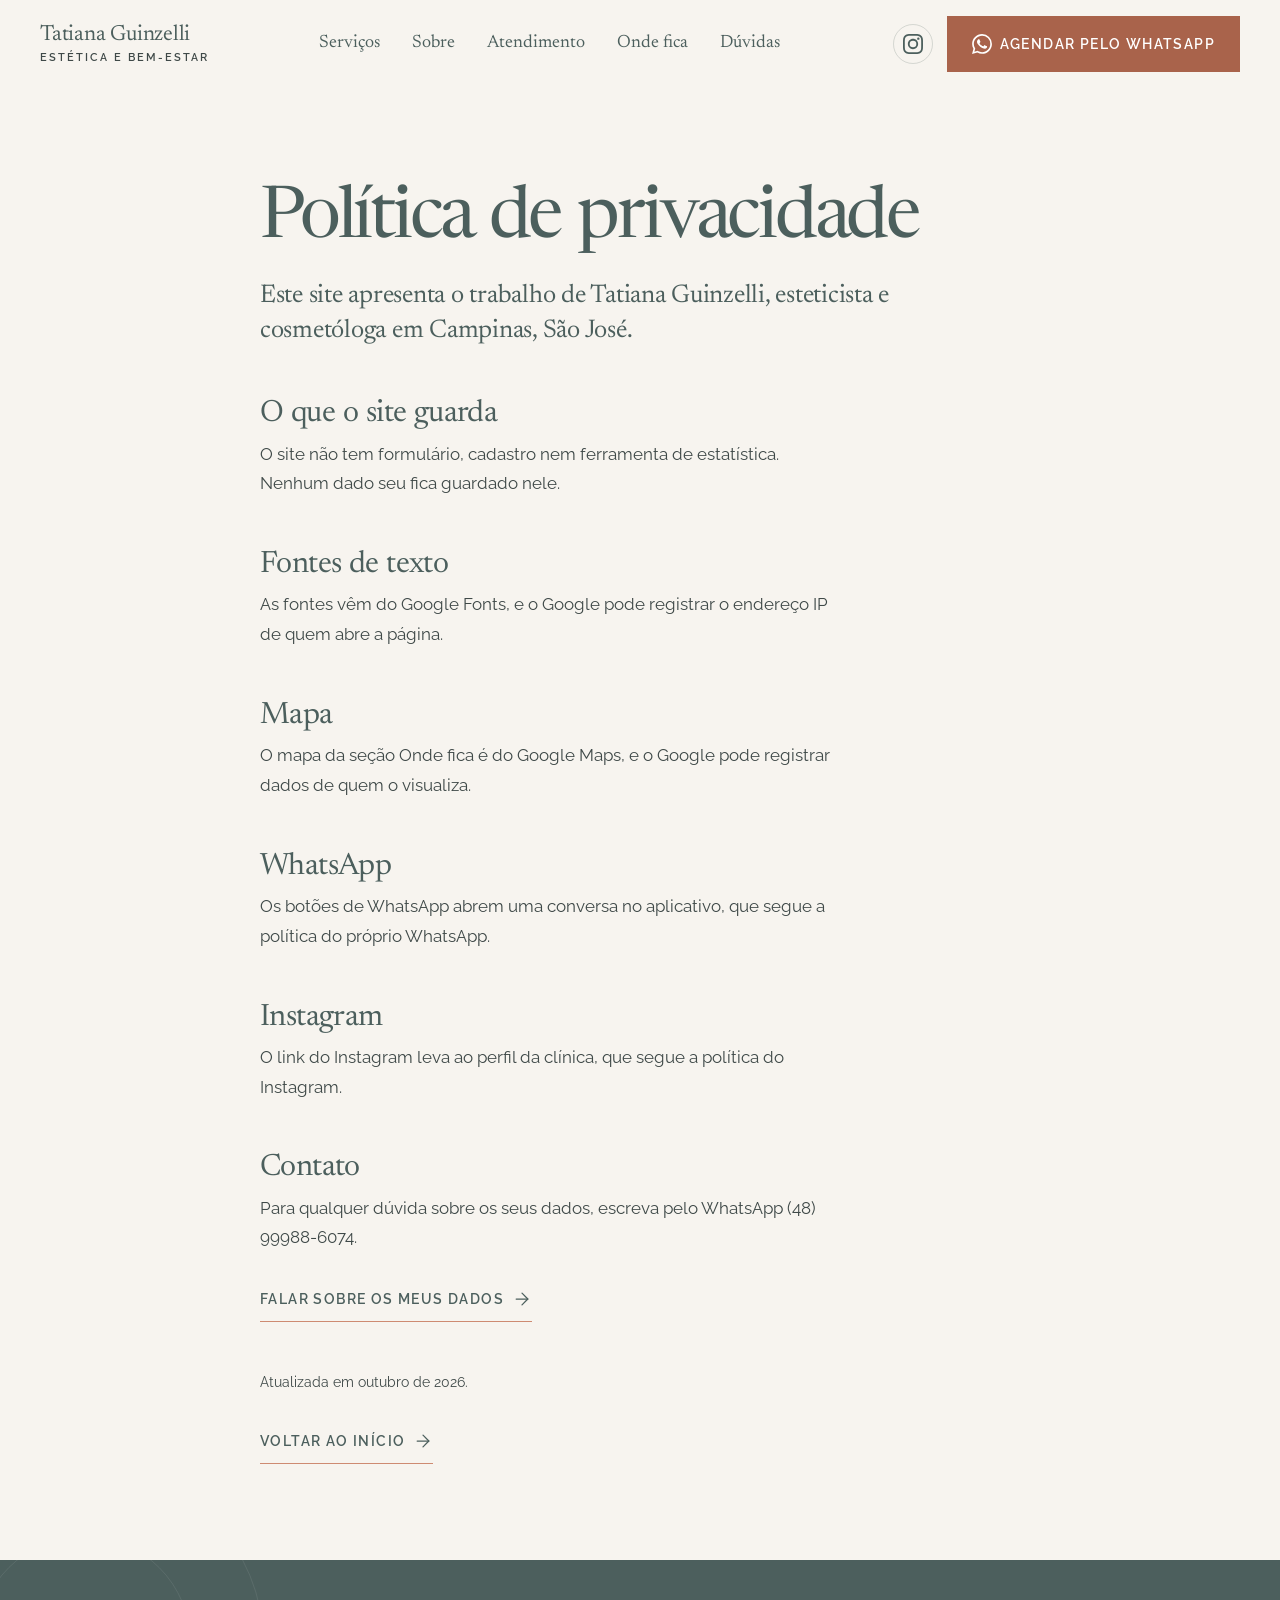
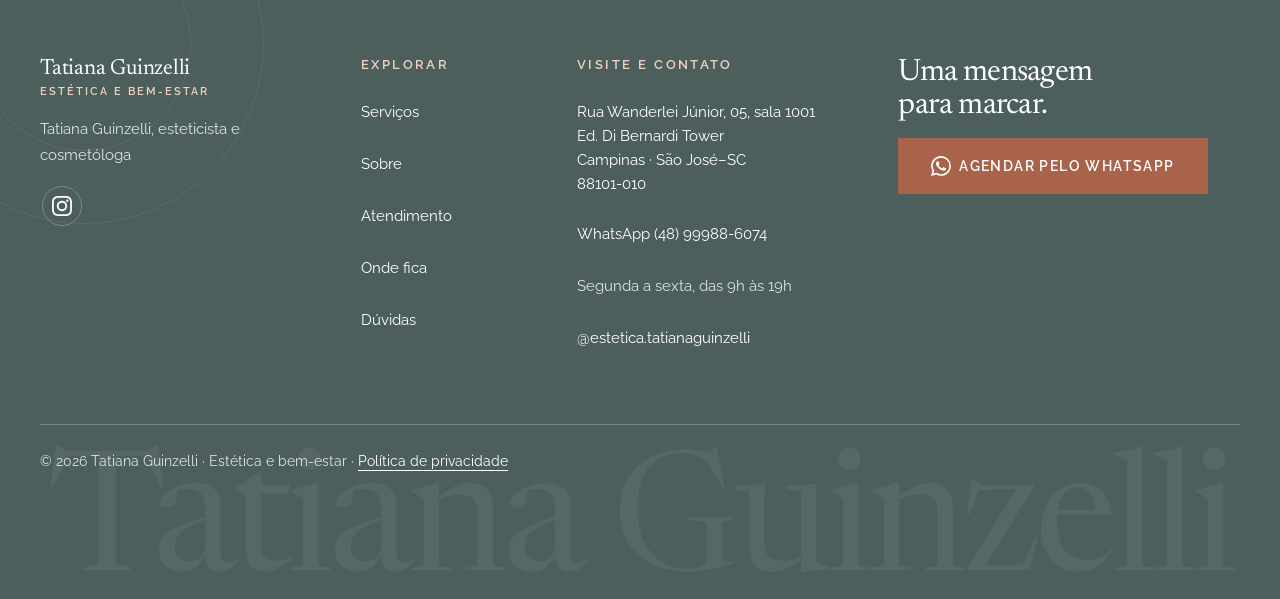
<file: politica-de-privacidade.html>
<!DOCTYPE html>
<html lang="pt-BR">
<head>
<meta charset="UTF-8">
<meta name="viewport" content="width=device-width, initial-scale=1">
<!-- PRÉ-VENDA: não remover até o Armin fechar a venda -->
<meta name="robots" content="noindex, nofollow">
<title>Política de privacidade | Tatiana Guinzelli</title>
<meta name="description" content="Como o site de Tatiana Guinzelli, esteticista em Campinas, São José, trata os dados de quem visita: Google Fonts, Google Maps e WhatsApp.">
<meta property="og:title" content="Política de privacidade | Tatiana Guinzelli">
<meta property="og:description" content="Como o site de Tatiana Guinzelli, esteticista em Campinas, São José, trata os dados de quem visita: Google Fonts, Google Maps e WhatsApp.">
<meta property="og:url" content="https://infomediamethods-sys.github.io/tatiana-guinzelli-estetica/politica-de-privacidade.html">
<meta property="og:type" content="website">
<meta property="og:locale" content="pt_BR">
<meta property="og:site_name" content="Tatiana Guinzelli · Estética e bem-estar">
<meta property="og:image" content="https://infomediamethods-sys.github.io/tatiana-guinzelli-estetica/assets/img/og.jpg">
<meta property="og:image:width" content="1200">
<meta property="og:image:height" content="630">
<meta name="theme-color" content="#4C5F5D">
<link rel="icon" href="data:image/svg+xml,%3Csvg xmlns='http://www.w3.org/2000/svg' viewBox='0 0 64 64'%3E%3Crect width='64' height='64' fill='%234C5F5D'/%3E%3Ctext x='32' y='42' font-family='Georgia,serif' font-size='28' fill='%23FFFFFF' text-anchor='middle'%3ETG%3C/text%3E%3C/svg%3E">
<link rel="preconnect" href="https://fonts.googleapis.com">
<link rel="preconnect" href="https://fonts.gstatic.com" crossorigin>
<link href="https://fonts.googleapis.com/css2?family=Newsreader:ital,opsz,wght@0,6..72,400;1,6..72,400&amp;family=Raleway:wght@400;600&amp;display=swap" rel="stylesheet">
<link rel="stylesheet" href="assets/css/base.css">
<link rel="stylesheet" href="assets/css/style.css">
</head>
<body class="pagina-interna">
<a class="pular-conteudo" href="#conteudo">Pular para o conteúdo</a>
<header class="cabecalho" data-header>
  <div class="container cabecalho__inner">
    <a class="marca" href="index.html" aria-label="Tatiana Guinzelli, Estética e bem-estar: início">
      <span class="marca__nome">Tatiana Guinzelli</span>
      <span class="marca__sub">Estética e bem&#8209;estar</span>
    </a>
    <nav class="nav" aria-label="Seções">
      <a href="index.html#servicos">Serviços</a>
      <a href="index.html#sobre">Sobre</a>
      <a href="index.html#atendimento">Atendimento</a>
      <a href="index.html#onde-fica">Onde fica</a>
      <a href="index.html#duvidas">Dúvidas</a>
    </nav>
    <div class="cabecalho__acoes">
      <a class="social" href="https://www.instagram.com/estetica.tatianaguinzelli/" target="_blank" rel="noopener" aria-label="Instagram de Tatiana Guinzelli"><svg class="icone icone--marca" width="24" height="24" fill="currentColor" aria-hidden="true" focusable="false" role="img" viewBox="0 0 24 24" xmlns="http://www.w3.org/2000/svg"><path d="M7.0301.084c-1.2768.0602-2.1487.264-2.911.5634-.7888.3075-1.4575.72-2.1228 1.3877-.6652.6677-1.075 1.3368-1.3802 2.127-.2954.7638-.4956 1.6365-.552 2.914-.0564 1.2775-.0689 1.6882-.0626 4.947.0062 3.2586.0206 3.6671.0825 4.9473.061 1.2765.264 2.1482.5635 2.9107.308.7889.72 1.4573 1.388 2.1228.6679.6655 1.3365 1.0743 2.1285 1.38.7632.295 1.6361.4961 2.9134.552 1.2773.056 1.6884.069 4.9462.0627 3.2578-.0062 3.668-.0207 4.9478-.0814 1.28-.0607 2.147-.2652 2.9098-.5633.7889-.3086 1.4578-.72 2.1228-1.3881.665-.6682 1.0745-1.3378 1.3795-2.1284.2957-.7632.4966-1.636.552-2.9124.056-1.2809.0692-1.6898.063-4.948-.0063-3.2583-.021-3.6668-.0817-4.9465-.0607-1.2797-.264-2.1487-.5633-2.9117-.3084-.7889-.72-1.4568-1.3876-2.1228C21.2982 1.33 20.628.9208 19.8378.6165 19.074.321 18.2017.1197 16.9244.0645 15.6471.0093 15.236-.005 11.977.0014 8.718.0076 8.31.0215 7.0301.0839m.1402 21.6932c-1.17-.0509-1.8053-.2453-2.2287-.408-.5606-.216-.96-.4771-1.3819-.895-.422-.4178-.6811-.8186-.9-1.378-.1644-.4234-.3624-1.058-.4171-2.228-.0595-1.2645-.072-1.6442-.079-4.848-.007-3.2037.0053-3.583.0607-4.848.05-1.169.2456-1.805.408-2.2282.216-.5613.4762-.96.895-1.3816.4188-.4217.8184-.6814 1.3783-.9003.423-.1651 1.0575-.3614 2.227-.4171 1.2655-.06 1.6447-.072 4.848-.079 3.2033-.007 3.5835.005 4.8495.0608 1.169.0508 1.8053.2445 2.228.408.5608.216.96.4754 1.3816.895.4217.4194.6816.8176.9005 1.3787.1653.4217.3617 1.056.4169 2.2263.0602 1.2655.0739 1.645.0796 4.848.0058 3.203-.0055 3.5834-.061 4.848-.051 1.17-.245 1.8055-.408 2.2294-.216.5604-.4763.96-.8954 1.3814-.419.4215-.8181.6811-1.3783.9-.4224.1649-1.0577.3617-2.2262.4174-1.2656.0595-1.6448.072-4.8493.079-3.2045.007-3.5825-.006-4.848-.0608M16.953 5.5864A1.44 1.44 0 1 0 18.39 4.144a1.44 1.44 0 0 0-1.437 1.4424M5.8385 12.012c.0067 3.4032 2.7706 6.1557 6.173 6.1493 3.4026-.0065 6.157-2.7701 6.1506-6.1733-.0065-3.4032-2.771-6.1565-6.174-6.1498-3.403.0067-6.156 2.771-6.1496 6.1738M8 12.0077a4 4 0 1 1 4.008 3.9921A3.9996 3.9996 0 0 1 8 12.0077"/></svg></a>
      <a class="botao botao--primario cabecalho__cta" href="https://wa.me/5548999886074?text=Ol%C3%A1%2C%20Tatiana!%20Vi%20seu%20site%20e%20gostaria%20de%20agendar%20uma%20avalia%C3%A7%C3%A3o." target="_blank" rel="noopener"><svg class="icone icone--marca" width="24" height="24" fill="currentColor" aria-hidden="true" focusable="false" role="img" viewBox="0 0 24 24" xmlns="http://www.w3.org/2000/svg"><path d="M17.472 14.382c-.297-.149-1.758-.867-2.03-.967-.273-.099-.471-.148-.67.15-.197.297-.767.966-.94 1.164-.173.199-.347.223-.644.075-.297-.15-1.255-.463-2.39-1.475-.883-.788-1.48-1.761-1.653-2.059-.173-.297-.018-.458.13-.606.134-.133.298-.347.446-.52.149-.174.198-.298.298-.497.099-.198.05-.371-.025-.52-.075-.149-.669-1.612-.916-2.207-.242-.579-.487-.5-.669-.51-.173-.008-.371-.01-.57-.01-.198 0-.52.074-.792.372-.272.297-1.04 1.016-1.04 2.479 0 1.462 1.065 2.875 1.213 3.074.149.198 2.096 3.2 5.077 4.487.709.306 1.262.489 1.694.625.712.227 1.36.195 1.871.118.571-.085 1.758-.719 2.006-1.413.248-.694.248-1.289.173-1.413-.074-.124-.272-.198-.57-.347m-5.421 7.403h-.004a9.87 9.87 0 01-5.031-1.378l-.361-.214-3.741.982.998-3.648-.235-.374a9.86 9.86 0 01-1.51-5.26c.001-5.45 4.436-9.884 9.888-9.884 2.64 0 5.122 1.03 6.988 2.898a9.825 9.825 0 012.893 6.994c-.003 5.45-4.437 9.884-9.885 9.884m8.413-18.297A11.815 11.815 0 0012.05 0C5.495 0 .16 5.335.157 11.892c0 2.096.547 4.142 1.588 5.945L.057 24l6.305-1.654a11.882 11.882 0 005.683 1.448h.005c6.554 0 11.89-5.335 11.893-11.893a11.821 11.821 0 00-3.48-8.413Z"/></svg><span class="cta-celular">WhatsApp</span><span class="cta-computador">Agendar<span class="cta-extra"> pelo WhatsApp</span></span></a>
    </div>
  </div>
</header>

<main id="conteudo">
  <section class="secao pagina">
    <div class="container--estreito pagina__conteudo">
      <h1>Política de privacidade</h1>
      <p class="lead">Este site apresenta o trabalho de Tatiana Guinzelli, esteticista e cosmetóloga em Campinas, São José.</p>
      <h2>O que o site guarda</h2>
      <p>O site não tem formulário, cadastro nem ferramenta de estatística. Nenhum dado seu fica guardado nele.</p>
      <h2>Fontes de texto</h2>
      <p>As fontes vêm do Google Fonts, e o Google pode registrar o endereço IP de quem abre a página.</p>
      <h2>Mapa</h2>
      <p>O mapa da seção Onde fica é do Google Maps, e o Google pode registrar dados de quem o visualiza.</p>
      <h2>WhatsApp</h2>
      <p>Os botões de WhatsApp abrem uma conversa no aplicativo, que segue a política do próprio WhatsApp.</p>
      <h2>Instagram</h2>
      <p>O link do Instagram leva ao perfil da clínica, que segue a política do Instagram.</p>
      <h2>Contato</h2>
      <p>Para qualquer dúvida sobre os seus dados, escreva pelo WhatsApp (48) 99988-6074.</p>
      <div class="pagina__acoes">
        <a class="link" href="https://wa.me/5548999886074?text=Ol%C3%A1%2C%20Tatiana!%20Tenho%20uma%20d%C3%BAvida%20sobre%20os%20meus%20dados%20no%20site." target="_blank" rel="noopener">Falar sobre os meus <span class="nowrap">dados<svg aria-hidden="true" focusable="false" class="icone icone--arrow-right" xmlns="http://www.w3.org/2000/svg" width="24" height="24" viewBox="0 0 24 24" fill="none" stroke="currentColor" stroke-width="1.5" stroke-linecap="round" stroke-linejoin="round" ><path d="M5 12h14" /><path d="m12 5 7 7-7 7" /></svg></span></a>
      </div>
      <p class="pagina__data">Atualizada em outubro de 2026.</p>
      <div class="pagina__acoes">
        <a class="link" href="index.html">Voltar ao <span class="nowrap">início<svg aria-hidden="true" focusable="false" class="icone icone--arrow-right" xmlns="http://www.w3.org/2000/svg" width="24" height="24" viewBox="0 0 24 24" fill="none" stroke="currentColor" stroke-width="1.5" stroke-linecap="round" stroke-linejoin="round" ><path d="M5 12h14" /><path d="m12 5 7 7-7 7" /></svg></span></a>
      </div>
    </div>
  </section>
</main>

<footer class="rodape">
  <span class="rodape__circulos" aria-hidden="true"></span>
  <div class="container rodape__grade">
    <div class="rodape__col rodape__col--marca">
      <a class="marca marca--rodape" href="index.html" aria-label="Tatiana Guinzelli, Estética e bem-estar: início">
        <span class="marca__nome">Tatiana Guinzelli</span>
        <span class="marca__sub">Estética e bem&#8209;estar</span>
      </a>
      <p class="rodape__ident">Tatiana Guinzelli, esteticista e cosmetóloga</p>
      <a class="social social--claro" href="https://www.instagram.com/estetica.tatianaguinzelli/" target="_blank" rel="noopener" aria-label="Instagram de Tatiana Guinzelli"><svg class="icone icone--marca" width="24" height="24" fill="currentColor" aria-hidden="true" focusable="false" role="img" viewBox="0 0 24 24" xmlns="http://www.w3.org/2000/svg"><path d="M7.0301.084c-1.2768.0602-2.1487.264-2.911.5634-.7888.3075-1.4575.72-2.1228 1.3877-.6652.6677-1.075 1.3368-1.3802 2.127-.2954.7638-.4956 1.6365-.552 2.914-.0564 1.2775-.0689 1.6882-.0626 4.947.0062 3.2586.0206 3.6671.0825 4.9473.061 1.2765.264 2.1482.5635 2.9107.308.7889.72 1.4573 1.388 2.1228.6679.6655 1.3365 1.0743 2.1285 1.38.7632.295 1.6361.4961 2.9134.552 1.2773.056 1.6884.069 4.9462.0627 3.2578-.0062 3.668-.0207 4.9478-.0814 1.28-.0607 2.147-.2652 2.9098-.5633.7889-.3086 1.4578-.72 2.1228-1.3881.665-.6682 1.0745-1.3378 1.3795-2.1284.2957-.7632.4966-1.636.552-2.9124.056-1.2809.0692-1.6898.063-4.948-.0063-3.2583-.021-3.6668-.0817-4.9465-.0607-1.2797-.264-2.1487-.5633-2.9117-.3084-.7889-.72-1.4568-1.3876-2.1228C21.2982 1.33 20.628.9208 19.8378.6165 19.074.321 18.2017.1197 16.9244.0645 15.6471.0093 15.236-.005 11.977.0014 8.718.0076 8.31.0215 7.0301.0839m.1402 21.6932c-1.17-.0509-1.8053-.2453-2.2287-.408-.5606-.216-.96-.4771-1.3819-.895-.422-.4178-.6811-.8186-.9-1.378-.1644-.4234-.3624-1.058-.4171-2.228-.0595-1.2645-.072-1.6442-.079-4.848-.007-3.2037.0053-3.583.0607-4.848.05-1.169.2456-1.805.408-2.2282.216-.5613.4762-.96.895-1.3816.4188-.4217.8184-.6814 1.3783-.9003.423-.1651 1.0575-.3614 2.227-.4171 1.2655-.06 1.6447-.072 4.848-.079 3.2033-.007 3.5835.005 4.8495.0608 1.169.0508 1.8053.2445 2.228.408.5608.216.96.4754 1.3816.895.4217.4194.6816.8176.9005 1.3787.1653.4217.3617 1.056.4169 2.2263.0602 1.2655.0739 1.645.0796 4.848.0058 3.203-.0055 3.5834-.061 4.848-.051 1.17-.245 1.8055-.408 2.2294-.216.5604-.4763.96-.8954 1.3814-.419.4215-.8181.6811-1.3783.9-.4224.1649-1.0577.3617-2.2262.4174-1.2656.0595-1.6448.072-4.8493.079-3.2045.007-3.5825-.006-4.848-.0608M16.953 5.5864A1.44 1.44 0 1 0 18.39 4.144a1.44 1.44 0 0 0-1.437 1.4424M5.8385 12.012c.0067 3.4032 2.7706 6.1557 6.173 6.1493 3.4026-.0065 6.157-2.7701 6.1506-6.1733-.0065-3.4032-2.771-6.1565-6.174-6.1498-3.403.0067-6.156 2.771-6.1496 6.1738M8 12.0077a4 4 0 1 1 4.008 3.9921A3.9996 3.9996 0 0 1 8 12.0077"/></svg></a>
    </div>
    <div class="rodape__col">
      <h2 class="rodape__titulo">Explorar</h2>
      <ul class="rodape__links" role="list">
        <li><a href="index.html#servicos">Serviços</a></li>
        <li><a href="index.html#sobre">Sobre</a></li>
        <li><a href="index.html#atendimento">Atendimento</a></li>
        <li><a href="index.html#onde-fica">Onde fica</a></li>
        <li><a href="index.html#duvidas">Dúvidas</a></li>
      </ul>
    </div>
    <div class="rodape__col">
      <h2 class="rodape__titulo">Visite e contato</h2>
      <address class="rodape__endereco">Rua Wanderlei Júnior, 05, sala 1001<br>Ed. Di Bernardi Tower<br>Campinas · São José–SC<br>88101-010</address>
      <ul class="rodape__links" role="list">
        <li><a href="https://wa.me/5548999886074?text=Ol%C3%A1%2C%20Tatiana!%20Vi%20seu%20site%20e%20gostaria%20de%20agendar%20uma%20avalia%C3%A7%C3%A3o." target="_blank" rel="noopener">WhatsApp (48) 99988-6074</a></li>
        <li class="rodape__texto">Segunda a sexta, das 9h às 19h</li>
        <li><a href="https://www.instagram.com/estetica.tatianaguinzelli/" target="_blank" rel="noopener">@estetica.tatianaguinzelli</a></li>
      </ul>
    </div>
    <div class="rodape__col rodape__col--cta">
      <h3 class="rodape__chamada">Uma mensagem para marcar.</h3>
      <a class="botao botao--primario" href="https://wa.me/5548999886074?text=Ol%C3%A1%2C%20Tatiana!%20Vi%20seu%20site%20e%20gostaria%20de%20agendar%20uma%20avalia%C3%A7%C3%A3o." target="_blank" rel="noopener"><svg class="icone icone--marca" width="24" height="24" fill="currentColor" aria-hidden="true" focusable="false" role="img" viewBox="0 0 24 24" xmlns="http://www.w3.org/2000/svg"><path d="M17.472 14.382c-.297-.149-1.758-.867-2.03-.967-.273-.099-.471-.148-.67.15-.197.297-.767.966-.94 1.164-.173.199-.347.223-.644.075-.297-.15-1.255-.463-2.39-1.475-.883-.788-1.48-1.761-1.653-2.059-.173-.297-.018-.458.13-.606.134-.133.298-.347.446-.52.149-.174.198-.298.298-.497.099-.198.05-.371-.025-.52-.075-.149-.669-1.612-.916-2.207-.242-.579-.487-.5-.669-.51-.173-.008-.371-.01-.57-.01-.198 0-.52.074-.792.372-.272.297-1.04 1.016-1.04 2.479 0 1.462 1.065 2.875 1.213 3.074.149.198 2.096 3.2 5.077 4.487.709.306 1.262.489 1.694.625.712.227 1.36.195 1.871.118.571-.085 1.758-.719 2.006-1.413.248-.694.248-1.289.173-1.413-.074-.124-.272-.198-.57-.347m-5.421 7.403h-.004a9.87 9.87 0 01-5.031-1.378l-.361-.214-3.741.982.998-3.648-.235-.374a9.86 9.86 0 01-1.51-5.26c.001-5.45 4.436-9.884 9.888-9.884 2.64 0 5.122 1.03 6.988 2.898a9.825 9.825 0 012.893 6.994c-.003 5.45-4.437 9.884-9.885 9.884m8.413-18.297A11.815 11.815 0 0012.05 0C5.495 0 .16 5.335.157 11.892c0 2.096.547 4.142 1.588 5.945L.057 24l6.305-1.654a11.882 11.882 0 005.683 1.448h.005c6.554 0 11.89-5.335 11.893-11.893a11.821 11.821 0 00-3.48-8.413Z"/></svg>Agendar pelo WhatsApp</a>
    </div>
  </div>
  <div class="container rodape__base">
    <p>© 2026 Tatiana Guinzelli · Estética e bem-estar<span class="rodape__sep"> ·</span> <a href="politica-de-privacidade.html">Política de privacidade</a></p>
  </div>
  <p class="rodape__marca-dagua" aria-hidden="true">Tatiana Guinzelli</p>
</footer>
<script src="assets/js/lenis.min.js" defer></script>
<script src="assets/js/main.js" defer></script>
<script src="assets/js/movimento.js" defer></script>
</body>
</html>
</file>
<file: assets/css/base.css>
/* base.css — regras fixas da agência. NÃO EDITAR por projeto.
   Tokens de cor, fonte, raio e sombra do cliente ficam em style.css.
   Escala e regras descritas em specs/design.md §0. */

:root {
  /* Espaçamento: escala fechada. Nenhum margin/padding/gap fora daqui. */
  --space-1: 0.25rem;  /*   4px */
  --space-2: 0.5rem;   /*   8px */
  --space-3: 0.75rem;  /*  12px */
  --space-4: 1rem;     /*  16px */
  --space-5: 1.5rem;   /*  24px */
  --space-6: 2rem;     /*  32px */
  --space-7: 3rem;     /*  48px */
  --space-8: 4rem;     /*  64px */
  --space-9: 6rem;     /*  96px */
  --space-10: 8rem;    /* 128px */

  --section-y: var(--space-8);          /* celular e tablet: 64px */
  --gutter: var(--space-5);             /* 24px */
  --container: 1200px;
  --container-narrow: 760px;

  /* Ícones: só estes dois tamanhos (+ círculo de card) */
  --icone-linha: 20px;
  --icone-card: 24px;
  --icone-circulo: 48px;

  --toque-min: 44px;
  --header-h: 72px;

  --ease-out: cubic-bezier(0.22, 1, 0.36, 1);
  --dur-fast: 0.14s;
  --dur-base: 0.24s;
  --dur-slow: 0.42s;
}
@media (min-width: 900px) {
  :root { --section-y: var(--space-9); --gutter: var(--space-6); }  /* 96px / 32px */
}
@media (max-width: 399px) {
  :root { --gutter: 1.25rem; }  /* 20px: única exceção à escala, só na borda da tela */
}

/* Reset enxuto */
*, *::before, *::after { box-sizing: border-box; }
html { -webkit-text-size-adjust: 100%; overflow-x: clip; scroll-behavior: smooth; }
body { margin: 0; overflow-x: clip; min-height: 100vh; text-rendering: optimizeLegibility; -webkit-font-smoothing: antialiased; }
h1, h2, h3, h4, p, figure, blockquote, ul, ol, dl { margin: 0; }
ul[role="list"], ol[role="list"] { list-style: none; padding: 0; }
img, picture, svg, video { display: block; max-width: 100%; }
img { height: auto; }
input, button, textarea, select { font: inherit; color: inherit; }
button { cursor: pointer; }
a { color: inherit; }
[hidden] { display: none !important; }
:target, [id] { scroll-margin-top: calc(var(--header-h) + var(--space-4)); }

/* Estrutura */
.container { width: min(100% - 2 * var(--gutter), var(--container)); margin-inline: auto; }
.container--estreito { width: min(100% - 2 * var(--gutter), var(--container-narrow)); margin-inline: auto; }
.secao { padding-block: var(--section-y); }

/* Imagens: sempre cobrem o espaço reservado, sem distorcer */
.midia { position: relative; overflow: hidden; }
.midia > img, .midia > picture, .midia > picture > img { width: 100%; height: 100%; object-fit: cover; }
.proporcao-heroi   { aspect-ratio: 4 / 5; }
.proporcao-card    { aspect-ratio: 4 / 3; }
.proporcao-retrato { aspect-ratio: 4 / 5; }
.proporcao-avatar  { aspect-ratio: 1 / 1; border-radius: 50%; }
@media (min-width: 900px) { .proporcao-heroi { aspect-ratio: 3 / 2; } }

/* Ícones (gerados por ~/agencia/scripts/icone.mjs) */
.icone { width: var(--icone-card); height: var(--icone-card); flex-shrink: 0; }
.icone--linha, .botao .icone, p .icone, li .icone { width: var(--icone-linha); height: var(--icone-linha); }
.icone-circulo {
  display: inline-grid; place-items: center;
  width: var(--icone-circulo); height: var(--icone-circulo); border-radius: 50%;
}

/* Acessibilidade */
.pular-conteudo {
  position: absolute; left: var(--space-4); top: calc(-1 * var(--space-9)); z-index: 1000;
  padding: var(--space-3) var(--space-4); background: #fff; color: #000; border-radius: var(--space-2);
}
.pular-conteudo:focus { top: var(--space-3); }
:focus-visible { outline: 3px solid var(--focus-ring, currentColor); outline-offset: 2px; }
.sr-only {
  position: absolute !important; width: 1px; height: 1px; padding: 0; margin: -1px;
  overflow: hidden; clip: rect(0 0 0 0); white-space: nowrap; border: 0;
}
a, button, [role="button"], input, select, textarea, summary { min-height: var(--toque-min); }
p a, li a { min-height: 0; }

/* Menu de celular: fechado = fora da tela E fora do teclado (lição: menu fechado recebia foco) */
.menu-celular { visibility: hidden; pointer-events: none; }
.menu-celular[data-aberto="true"] { visibility: visible; pointer-events: auto; }
body[data-menu="true"] { overflow: hidden; }

/* Entrada de seção (main.js adiciona .visivel). Sem JS, tudo aparece. */
.js .revelar { opacity: 0; transform: translateY(16px); transition: opacity var(--dur-slow) var(--ease-out), transform var(--dur-slow) var(--ease-out); }
.js .revelar.visivel { opacity: 1; transform: none; }

/* Botão fixo de WhatsApp no celular: aparece em TODAS as páginas depois de rolar (lição: só funcionava na home) */
.whatsapp-fixo {
  position: fixed; left: var(--gutter); right: var(--gutter); bottom: var(--space-4); z-index: 90;
  display: flex; align-items: center; justify-content: center; gap: var(--space-2);
  min-height: 56px; border-radius: 999px; text-decoration: none;
  transform: translateY(calc(100% + var(--space-6))); transition: transform var(--dur-base) var(--ease-out);
}
.whatsapp-fixo[data-visivel="true"] { transform: none; }
@media (min-width: 900px) { .whatsapp-fixo { display: none; } }
/* Reserva o espaço do botão fixo no fim da página, senão ele cobre o último conteúdo (lição: Loredana) */
@media (max-width: 899px) { body:has(.whatsapp-fixo) { padding-bottom: calc(56px + var(--space-6)); } }

/* Caixa de foto real que falta (specs/design.md §0). Nunca pode sobrar sem registro em revisao/pendencias.md. */
.foto-pendente {
  display: grid; place-content: center; gap: var(--space-3);
  width: 100%; max-width: 100%; height: 100%; padding: var(--space-6); text-align: center;
  background: #f4f2f0; border: 2px dashed #b9b2aa; border-radius: inherit; color: #625c55;
}
.foto-pendente .icone { margin-inline: auto; opacity: .55; }
.foto-pendente__titulo { font-weight: 600; line-height: 1.45; color: #231f20; max-width: 34ch; margin-inline: auto; overflow-wrap: anywhere; }
.foto-pendente__meta { font-size: 0.875rem; }

/* Lenis (rolagem suave): o próprio Lenis põe html.lenis; com ele ativo, o scroll-behavior do CSS sai do caminho */
html.lenis, html.lenis body { height: auto; }
.lenis.lenis-smooth { scroll-behavior: auto !important; }
.lenis.lenis-smooth [data-lenis-prevent] { overscroll-behavior: contain; }
.lenis.lenis-stopped { overflow: clip; }
.lenis.lenis-smooth iframe { pointer-events: none; }

/* Movimento reduzido: desliga tudo */
@media (prefers-reduced-motion: reduce) {
  html { scroll-behavior: auto; }
  *, *::before, *::after { animation: none !important; transition: none !important; }
  .js .revelar { opacity: 1; transform: none; }
}

/* "Onde fica": mapa + cartão de endereço (componentes/mapa.html, §0 "Mapa"). Regra do Armin, 15/10/2026.
   O mapa não captura toque nem roda (senão prende a rolagem e o Lenis): clicar abre o Google Maps. */
.local__grade { display: grid; gap: var(--space-6); }
.local__cartao { display: flex; flex-direction: column; gap: var(--space-4); }
.local__endereco { font-style: normal; line-height: 1.6; }
.local__fatos { display: none; }
.local__fatos li { display: flex; align-items: flex-start; gap: var(--space-3); }
.local__acoes { display: flex; flex-wrap: wrap; gap: var(--space-3); margin-top: var(--space-2); }
.local__so-computador { display: none; }
.local__mapa { position: relative; display: block; order: -1; aspect-ratio: 4 / 3; overflow: hidden; border-radius: var(--raio, 0); background: var(--local-fundo, #eceae6); }
.local__mapa iframe { position: absolute; inset: 0; width: 100%; height: 100%; border: 0; pointer-events: none; }
.local__selo { position: absolute; right: var(--space-3); bottom: var(--space-3); display: inline-flex; align-items: center; gap: var(--space-2); min-height: var(--toque-min); padding-inline: var(--space-4); border-radius: 999px; background: #fff; color: #1f1f1f; font-size: 0.875rem; font-weight: 600; box-shadow: 0 1px 4px rgb(0 0 0 / 0.18); }
.local__mapa:focus-visible { outline: 3px solid currentColor; outline-offset: 3px; }
@media (min-width: 900px) {
  .local__grade { grid-template-columns: 5fr 7fr; gap: 0; align-items: stretch; border: 1px solid var(--local-borda, rgb(0 0 0 / 0.12)); border-radius: var(--raio, 0); overflow: hidden; }
  .local__cartao { padding: var(--space-7); background: var(--local-fundo, transparent); justify-content: center; }
  .local__fatos { display: grid; gap: var(--space-3); border-block: 1px solid var(--local-borda, rgb(0 0 0 / 0.12)); }
  /* [role="list"]: senão ul[role="list"] { padding: 0 } (0,1,1) anula o padding e os fios encostam no texto (Hérica, 16/10/2026) */
  .local__fatos[role="list"] { padding-block: var(--space-4); }
  .local__so-computador { display: inline-flex; }
  .local__mapa { order: 0; aspect-ratio: auto; min-height: 440px; border-radius: 0; }
}
</file>
<file: assets/css/style.css>
/* style.css — tokens e componentes do cliente, a partir de specs/design.md §1–§11.
   Espaçamento SEMPRE com var(--space-N) de base.css. Mobile-first: a media query de cada componente
   vem DEPOIS das regras base dele (lição Loredana). */

/* ============ Tokens (§2, §3, §5) ============ */
:root {
  --creme: #F7F4EF;
  --linho: #DDDAD1;
  --verde: #4C5F5D;
  --verde-escuro: #3A4A48;
  --texto: #3F4948;
  --terracota: #CE8B72;          /* só decorativo */
  --terracota-fundo: #A9634B;    /* botão primário, faixa de CTA, card 3; texto branco */
  --accent-texto: #9E5B43;       /* rótulo/link sobre creme; nunca sobre linho */
  --terracota-claro: #F0D2C4;    /* rótulo sobre verde */
  --branco-82: rgba(255, 255, 255, 0.82);
  --fio: rgba(76, 95, 93, 0.2);
  --fio-claro: rgba(255, 255, 255, 0.25);
  --veu: linear-gradient(rgba(58, 74, 72, 0.6), rgba(58, 74, 72, 0.75));
  --veu-painel: linear-gradient(rgba(58, 74, 72, 0.8), rgba(58, 74, 72, 0.86));

  --surface-1: var(--creme);
  --surface-2: var(--linho);
  --brand: var(--verde);
  --text-1: var(--texto);
  --accent: var(--terracota);

  --local-fundo: var(--verde);
  --local-borda: var(--fio);
  --focus-ring: var(--accent-texto);

  --fonte-titulo: "Newsreader", Georgia, serif;
  --fonte-texto: "Raleway", system-ui, sans-serif;

  --raio: 0;
  --raio-arco: 50% 50% 10px 10px;
  --raio-arco-inv: 4px 4px 48% 48%;
  --sombra-arco: 0 30px 70px rgba(63, 73, 72, 0.16);
  --sombra-retrato: 0 24px 50px rgba(63, 73, 72, 0.12);

  --rapido: 0.18s ease;
  --acordeao: 0.3s ease;
}

/* ============ Base ============ */
html.lenis [id] { scroll-margin-top: 0; } /* o offset do Lenis já desconta o cabeçalho (lição Nathália) */
body {
  background: var(--creme);
  color: var(--texto);
  font-family: var(--fonte-texto);
  font-size: 1rem;
  line-height: 1.75;
}
@media (min-width: 900px) { body { font-size: 1.0625rem; } }

h1, h2, h3, .local__titulo {
  font-family: var(--fonte-titulo);
  font-weight: 400;
  color: var(--verde);
  font-optical-sizing: auto;
  text-wrap: balance;
}
h1 { font-size: clamp(46px, 5.6vw, 80px); line-height: 0.98; letter-spacing: -0.045em; word-spacing: 0.05em; }
h2, .local__titulo { font-size: clamp(40px, 4.5vw, 64px); line-height: 1; letter-spacing: -0.04em; word-spacing: 0.04em; }
h3 { font-size: clamp(30px, 2.8vw, 40px); line-height: 1.08; letter-spacing: -0.025em; }
h1 em, h2 em { font-style: italic; white-space: nowrap; }

.nowrap { white-space: nowrap; }

.lead {
  font-family: var(--fonte-titulo);
  font-size: clamp(22px, 2vw, 26px);
  line-height: 1.35;
  letter-spacing: -0.01em;
}

/* Rótulo com fio antes (recurso 3) */
.rotulo {
  display: flex; align-items: center; gap: var(--space-3);
  font-family: var(--fonte-texto); font-weight: 600;
  font-size: 0.75rem; line-height: 1.4; letter-spacing: 0.18em; text-transform: uppercase;
  color: var(--accent-texto);
}
.rotulo::before { content: ""; flex: 0 0 40px; height: 1px; background: currentColor; }
.rotulo--claro { color: var(--terracota-claro); }
.rotulo--branco { color: #fff; }
.rotulo--verde { color: var(--verde); }
.rotulo--entre { justify-content: center; }
.rotulo--entre::after { content: ""; flex: 0 0 40px; height: 1px; background: currentColor; }
.rotulo + h1, .rotulo + h2, .rotulo + h3, .rotulo + .local__titulo { margin-top: var(--space-3); }
@media (min-width: 900px) { .rotulo { font-size: 0.8125rem; } }

/* ============ Botões (§6) ============ */
.botao {
  display: inline-flex; align-items: center; justify-content: center; gap: var(--space-2);
  min-height: 56px; padding: var(--space-3) var(--space-6);
  border: 1px solid transparent; border-radius: var(--raio);
  font-family: var(--fonte-texto); font-weight: 600; font-size: 0.875rem; line-height: 1.2;
  letter-spacing: 0.1em; text-transform: uppercase; text-decoration: none; text-align: center;
  white-space: nowrap;
  transition: background-color var(--rapido), color var(--rapido), border-color var(--rapido);
}
.botao--primario { background: var(--terracota-fundo); color: #fff; }
.botao--primario:hover { background: var(--verde); }
.botao--sobre-verde:hover { background: var(--verde-escuro); }
.botao--verde { background: var(--verde); color: #fff; }
.botao--verde:hover { background: var(--verde-escuro); }
.botao--contorno { background: transparent; color: #fff; border-color: rgba(255, 255, 255, 0.6); }
.botao--contorno:hover { background: #fff; color: var(--verde); }
@media (max-width: 399px) { .botao { padding-inline: var(--space-4); } }

/* Link com seta e fio (recurso 10) */
.link {
  display: inline-block; min-height: var(--toque-min);
  padding-block: var(--space-3);
  font-family: var(--fonte-texto); font-weight: 600; font-size: 0.875rem; line-height: 20px;
  letter-spacing: 0.1em; text-transform: uppercase; text-decoration: none;
  color: var(--verde); border-bottom: 1px solid var(--terracota);
  transition: color var(--rapido), border-color var(--rapido);
}
.link .icone {
  display: inline-block; width: var(--icone-linha); height: var(--icone-linha);
  vertical-align: -5px; margin-inline-start: var(--space-2);
  transition: transform var(--rapido);
}
.link .icone--marca:first-child { margin-inline: 0 var(--space-2); }
.link:hover { color: var(--accent-texto); border-color: var(--accent-texto); }
.link:hover .icone:last-child { transform: translateX(4px); }
.link--claro { color: #fff; border-color: rgba(255, 255, 255, 0.4); }
.link--claro:hover { color: var(--terracota-claro); border-color: var(--terracota-claro); }

.acoes { display: flex; flex-wrap: wrap; align-items: center; gap: var(--space-5); }

/* ============ Cabeçalho (§10: fixo, creme 97% com fio ao rolar; celular modo B) ============ */
.cabecalho {
  position: fixed; inset: 0 0 auto; z-index: 100;
  background: rgba(247, 244, 239, 0.97);
  border-bottom: 1px solid var(--fio);
  transition: background-color var(--rapido), border-color var(--rapido);
}
.cabecalho__inner {
  display: flex; align-items: center; justify-content: space-between; gap: var(--space-3);
  padding-block: var(--space-3);
}
.marca {
  display: flex; flex-direction: column; justify-content: center; gap: var(--space-1);
  min-width: 0; text-decoration: none; color: var(--verde);
}
.marca__nome { font-family: var(--fonte-titulo); font-size: 1.125rem; line-height: 1.05; letter-spacing: -0.01em; }
.marca__sub {
  font-family: var(--fonte-texto); font-weight: 600; font-size: 0.625rem; line-height: 1.2;
  letter-spacing: 0.14em; text-transform: uppercase; color: var(--texto);
}
.nav { display: none; }
.cabecalho__acoes { display: flex; align-items: center; gap: var(--space-3); flex-shrink: 0; }
.social {
  display: none; place-items: center; width: var(--toque-min); height: var(--toque-min);
  color: var(--verde); text-decoration: none; position: relative;
  transition: color var(--rapido);
}
.social::before {
  content: ""; position: absolute; inset: 2px; border: 1px solid var(--fio); border-radius: 50%;
  transition: border-color var(--rapido);
}
.social .icone { width: var(--icone-linha); height: var(--icone-linha); }
.social:hover { color: var(--accent-texto); }
.social:hover::before { border-color: var(--accent-texto); }
.cabecalho__cta { min-height: var(--toque-min); padding: var(--space-2) var(--space-4); }
.cta-computador { display: none; }
.cta-extra { display: none; }
.marca__sub { white-space: nowrap; }
@media (max-width: 359px) {
  .cabecalho__cta { padding-inline: var(--space-3); }
  .marca__sub { letter-spacing: 0.08em; }
}
@media (min-width: 400px) {
  .marca__nome { font-size: 1.25rem; }
  .marca__sub { font-size: 0.6875rem; letter-spacing: 0.18em; }
}
@media (min-width: 900px) {
  .cabecalho { background: rgba(247, 244, 239, 0); border-bottom-color: transparent; }
  .cabecalho[data-rolado] { background: rgba(247, 244, 239, 0.97); border-bottom-color: rgba(76, 95, 93, 0.15); }
  .cabecalho__inner { gap: var(--space-5); padding-block: var(--space-4); }
  .marca { flex-shrink: 0; }
  .marca__nome { font-size: 1.375rem; }
  .nav { display: flex; align-items: center; gap: var(--space-4); }
  .nav a {
    position: relative; display: inline-flex; align-items: center; min-height: var(--toque-min);
    font-family: var(--fonte-titulo); font-size: 1.0625rem; color: var(--verde);
    text-decoration: none; white-space: nowrap;
  }
  .nav a::after {
    content: ""; position: absolute; left: 0; right: 0; bottom: var(--space-2); height: 1px;
    background: var(--terracota); opacity: 0; transition: opacity var(--rapido);
  }
  .nav a:hover::after, .nav a[aria-current="true"]::after { opacity: 1; }
  .social { display: inline-grid; }
  .cabecalho__cta { min-height: 56px; padding-inline: var(--space-5); }
  .cta-celular { display: none; }
  .cta-computador { display: inline; }
}
@media (min-width: 1200px) {
  .nav { gap: var(--space-6); }
  .nav a { font-size: 1.125rem; }
  .cta-extra { display: inline; }
}

/* ============ 1. Herói ============ */
.heroi {
  position: relative; overflow: clip;
  padding-top: calc(var(--header-h) + var(--space-6));
  padding-bottom: var(--section-y);
}
.heroi::before { /* mancha difusa terracota (recurso 2) */
  content: ""; position: absolute; top: -20%; left: -20%; width: 70%; aspect-ratio: 1;
  background: radial-gradient(closest-side, rgba(206, 139, 114, 0.08), rgba(206, 139, 114, 0));
  pointer-events: none;
}
.heroi__grade { position: relative; display: grid; gap: var(--space-7); }
.heroi__apoio { margin-top: var(--space-4); max-width: 30em; }
.heroi__ident {
  margin-top: var(--space-5);
  font-family: var(--fonte-titulo); font-style: italic; font-size: 1.125rem; line-height: 1.4; color: var(--verde);
}
.heroi__texto .acoes { margin-top: var(--space-6); }
.arco { position: relative; margin-top: var(--space-5); margin-inline-end: var(--space-5); }
.arco::before {
  content: ""; position: absolute;
  inset: calc(-1 * var(--space-5)) calc(-1 * var(--space-5)) calc(-1 * var(--space-3)) calc(-1 * var(--space-3));
  border: 1px solid var(--terracota); border-radius: 50% 50% 16px 16px; pointer-events: none;
}
.arco picture {
  position: relative; display: block; aspect-ratio: 4 / 5; overflow: hidden;
  border-radius: var(--raio-arco); box-shadow: var(--sombra-arco);
}
.arco img { width: 100%; height: 100%; object-fit: cover; object-position: 40% 20%; }
@media (max-width: 899px) {
  .heroi .acoes .botao { flex: 1 1 100%; }
  .heroi__midia { max-width: 560px; }
}
@media (min-width: 900px) {
  .heroi { padding-top: calc(var(--header-h) + var(--space-8)); }
  .heroi__grade { grid-template-columns: minmax(0, 5fr) minmax(0, 6fr); align-items: center; gap: var(--space-8); }
  .heroi__ident { font-size: 1.25rem; }
  .heroi__midia { display: flex; justify-content: flex-end; }
  .arco { width: min(100%, 480px); margin: var(--space-5) var(--space-5) 0 0; }
}

/* ============ 2. Como ela trabalha (onda + círculos, recursos 4 e 5) ============ */
.trabalha {
  position: relative; overflow: clip; background: var(--verde); color: var(--branco-82);
  padding-top: calc(var(--section-y) + var(--space-5));
}
.trabalha::before { /* onda: creme do herói descendo em curva sobre o verde */
  content: ""; position: absolute; top: 0; left: -10%; width: 120%; height: var(--space-5);
  background: var(--creme); border-radius: 0 0 50% 50% / 0 0 100% 100%;
}
.trabalha__circulos {
  position: absolute; top: calc(-1 * var(--space-8)); right: calc(-1 * var(--space-9));
  width: 240px; aspect-ratio: 1; border: 1px solid rgba(255, 255, 255, 0.08); border-radius: 50%;
  pointer-events: none;
}
.trabalha__circulos::after {
  content: ""; position: absolute; inset: 22%; border: 1px solid rgba(255, 255, 255, 0.08); border-radius: 50%;
}
.trabalha__grade { position: relative; display: grid; gap: var(--space-6); }
.trabalha h2 { color: #fff; }
.trabalha .lead { color: #fff; max-width: 30em; }
.trabalha__texto .link { margin-top: var(--space-6); }
@media (min-width: 900px) {
  .trabalha { padding-top: calc(var(--section-y) + var(--space-7)); }
  .trabalha::before { height: var(--space-7); }
  .trabalha__circulos { top: 50%; right: calc(-1 * var(--space-10)); width: 420px; transform: translateY(-50%); }
  .trabalha__circulos::after { inset: 19%; }
  .trabalha__grade { grid-template-columns: minmax(0, 5fr) minmax(0, 7fr); gap: var(--space-8); align-items: start; }
}

/* ============ Painéis sob véu + cards colados (recursos 6 e 11) ============ */
.servicos { background: var(--linho); }
.bloco-moldura { border: 1px solid var(--fio); }
.painel { position: relative; display: grid; }
.painel__foto { position: relative; display: block; grid-area: 1 / 1; aspect-ratio: 4 / 3; overflow: hidden; }
.painel__foto img { width: 100%; height: 100%; object-fit: cover; object-position: 70% 70%; }
.painel__foto::after { content: ""; position: absolute; inset: 0; background: var(--veu-painel); }
.painel__conteudo { display: contents; }
.painel__cabeca {
  position: relative; z-index: 1; grid-area: 1 / 1; align-self: end;
  padding: var(--space-5);
}
.painel__cabeca h2 { color: #fff; }
.painel__apoio { grid-row: 2; padding: var(--space-5) var(--space-5) 0; max-width: 34em; }
.cards { display: grid; }
.card { display: flex; flex-direction: column; padding: var(--space-5); }
.cards > .card + .card { border-top: 1px solid var(--fio); }
.card h3 { margin-top: var(--space-3); }
.card h3 + p { margin-top: var(--space-2); max-width: 34em; }
.card__lista[role="list"] { margin-top: var(--space-5); border-top: 1px solid var(--fio); }
.card__lista li { padding-block: var(--space-2); border-bottom: 1px solid var(--fio); }
.card__acao { margin-top: auto; padding-top: var(--space-6); }
.card--verde { background: var(--verde); color: var(--branco-82); }
.card--verde h3 { color: #fff; }
.card--verde .card__lista[role="list"], .card--verde .card__lista li { border-color: var(--fio-claro); }
.card--creme { background: var(--creme); }
.card--linho { background: var(--linho); }
.card--terracota { background: var(--terracota-fundo); color: #fff; }
.card--terracota h3 { color: #fff; }
.ajuda { margin-top: var(--space-6); text-align: center; text-wrap: balance; }
.ajuda a {
  display: inline; padding-block: var(--space-3);
  font-weight: 600; color: var(--verde); text-decoration: underline;
  text-decoration-color: var(--accent-texto); text-underline-offset: 4px;
  transition: color var(--rapido);
}
.ajuda a:hover { color: var(--accent-texto); }
@media (max-width: 899px) {
  .servicos .painel__apoio { padding-bottom: var(--space-5); border-bottom: 1px solid var(--fio); }
  .tecnologias .painel__apoio { padding-bottom: var(--space-5); border-bottom: 1px solid var(--fio); }
  .painel--lateral .painel__foto img { object-position: 50% 50%; }
  .painel--lateral .painel__foto::after {
    background: linear-gradient(to top, rgba(58, 74, 72, 0.9) 0%, rgba(58, 74, 72, 0.86) 60%, rgba(58, 74, 72, 0.6) 100%);
  }
}
@media (min-width: 900px) {
  .painel { grid-template-columns: minmax(0, 1fr) minmax(0, 1fr); min-height: 520px; }
  .painel__foto { position: absolute; inset: 0; aspect-ratio: auto; }
  .painel__cabeca { grid-area: 1 / 1; align-self: center; padding: var(--space-8); }
  .painel__apoio {
    position: relative; z-index: 1; grid-area: 1 / 2; align-self: center;
    padding: var(--space-8) var(--space-8) var(--space-8) 0; color: #fff;
    font-family: var(--fonte-titulo); font-size: clamp(22px, 2vw, 26px); line-height: 1.35;
  }
  .painel--lateral .painel__conteudo {
    display: block; position: relative; z-index: 1; grid-area: 1 / 1; align-self: center; padding: var(--space-8);
  }
  .painel--lateral .painel__cabeca { padding: 0; }
  .painel--lateral .painel__apoio { padding: 0; margin-top: var(--space-4); max-width: 20em; text-wrap: balance; }
  .painel--lateral .painel__foto img { object-position: 60% 40%; }
  .painel--lateral .painel__foto::after {
    background: linear-gradient(90deg, rgba(58, 74, 72, 0.9) 0%, rgba(58, 74, 72, 0.82) 45%, rgba(58, 74, 72, 0.25) 75%, rgba(58, 74, 72, 0.1) 100%);
  }
  .cards { grid-template-columns: repeat(3, minmax(0, 1fr)); }
  .card { padding: var(--space-6); }
  .cards > .card + .card { border-top: 0; border-left: 1px solid var(--fio); }
}

/* ============ 4. Sobre (arco invertido, recurso 8) ============ */
.sobre__grade { display: grid; gap: var(--space-8); }
.arco-inv { position: relative; margin-inline-start: var(--space-5); margin-bottom: var(--space-5); max-width: 480px; }
.arco-inv::before {
  content: ""; position: absolute;
  inset: calc(-1 * var(--space-3)) calc(-1 * var(--space-3)) calc(-1 * var(--space-5)) calc(-1 * var(--space-5));
  border: 1px solid var(--terracota); border-radius: 16px 16px 48% 48%; pointer-events: none;
}
.arco-inv picture {
  position: relative; display: block; height: 100%; aspect-ratio: 4 / 5; overflow: hidden;
  border-radius: var(--raio-arco-inv); box-shadow: var(--sombra-retrato);
}
.arco-inv img { width: 100%; height: 100%; object-fit: cover; object-position: 50% 30%; }
.sobre h2 { font-size: clamp(40px, 3.9vw, 56px); }
.sobre__texto .lead { margin-top: var(--space-5); color: var(--verde); max-width: 26em; }
.sobre__p { margin-top: var(--space-4); max-width: 34em; }
.sobre__texto .acoes { margin-top: var(--space-6); }
@media (max-width: 899px) {
  .sobre__midia { max-width: 560px; }
  .arco-inv { margin-inline-end: var(--space-3); }
}
@media (min-width: 900px) {
  .sobre__grade { grid-template-columns: minmax(0, 5fr) minmax(0, 6fr); align-items: center; gap: var(--space-9); }
}

/* ============ 5. Frase grande ============ */
.frase {
  position: relative; display: grid; place-items: center; overflow: clip;
  min-height: 70svh; padding-block: var(--section-y);
}
.frase__foto { position: absolute; inset: 0; display: block; }
.frase__foto img { width: 100%; height: 100%; object-fit: cover; object-position: 50% 50%; }
.frase::after { content: ""; position: absolute; inset: 0; background: var(--veu); }
.frase__conteudo { position: relative; z-index: 1; }
.frase__titulo {
  margin-inline: auto; max-width: 14em; text-align: center; color: #fff;
  font-size: clamp(40px, 6vw, 88px); line-height: 1; letter-spacing: -0.04em;
}
@media (min-width: 900px) { .frase { min-height: 520px; } }

/* ============ 6. Tecnologias ============ */
.tecnologias { background: var(--creme); }
.card--linho .rotulo--verde { color: var(--verde); }

/* ============ 7. Como é o atendimento (passos + sub-faixa, recurso 12) ============ */
.atendimento { background: var(--verde); color: var(--branco-82); }
.atendimento h2, .atendimento h3 { color: #fff; }
.atendimento__grade { display: grid; gap: var(--space-6); }
.atendimento__apoio { order: 2; }
.atendimento__cabeca { order: 1; }
.atendimento__midia { order: 3; max-width: 400px; }
.passos { order: 4; }
.atendimento__midia picture { display: block; aspect-ratio: 4 / 5; overflow: hidden; }
.atendimento__midia img { width: 100%; height: 100%; object-fit: cover; object-position: 50% 25%; }
ol.passos[role="list"] { display: grid; gap: var(--space-6); }
.passo { display: grid; align-content: start; padding-top: var(--space-5); border-top: 1px solid var(--fio-claro); }
.passo__num { font-family: var(--fonte-titulo); font-size: 4rem; line-height: 1; letter-spacing: -0.04em; color: var(--terracota-claro); }
.passo h3 { margin-top: var(--space-4); font-size: clamp(26px, 2.2vw, 30px); }
.passo p { margin-top: var(--space-2); max-width: 30em; }
.subfaixa {
  display: grid; gap: var(--space-5); margin-top: var(--space-8); padding-top: var(--space-7);
  border-top: 1px solid var(--fio-claro);
}
.subfaixa__frase { font-family: var(--fonte-titulo); font-size: 1.625rem; line-height: 1.2; color: #fff; }
.subfaixa__acao .botao { width: 100%; }
@media (min-width: 600px) and (max-width: 899px) {
  ol.passos[role="list"] { grid-template-columns: repeat(2, minmax(0, 1fr)); }
}
@media (min-width: 900px) {
  .atendimento__grade { grid-template-columns: repeat(12, minmax(0, 1fr)); column-gap: var(--space-6); row-gap: var(--space-7); }
  .atendimento__cabeca { grid-column: 1 / 8; grid-row: 1; }
  .atendimento__apoio { grid-column: 9 / 13; grid-row: 1; align-self: end; }
  .passos { grid-column: 1 / 8; grid-row: 2; }
  ol.passos[role="list"] { grid-template-columns: repeat(2, minmax(0, 1fr)); column-gap: var(--space-6); row-gap: var(--space-7); }
  .atendimento__midia { grid-column: 9 / 13; grid-row: 2; align-self: start; max-width: none; }
  .subfaixa { grid-template-columns: minmax(0, 1fr) auto; align-items: center; }
  .subfaixa__acao .botao { width: auto; }
}

/* ============ 8. Onde fica (componente padrão; só cor, fonte e raio aqui) ============ */
.local { background: var(--creme); padding-bottom: var(--space-7); } /* junção com Dúvidas: 48 + 48 = 96 (rodada 1) */
.local__titulo { color: var(--verde); }
.local__endereco { color: var(--texto); }
.local__fatos li .icone { width: var(--icone-linha); height: var(--icone-linha); margin-top: var(--space-1); color: var(--terracota-claro); }
.local__acoes .local__so-computador { display: none; } /* .botao do style.css trazia o botão de volta (lição Ketlyn) */
/* Selo escondido neste projeto (rodada 1): o embed q= já desenha o próprio "Abrir no Maps"; em top/left cobria o
   cartão do Google (1440) e em top/right cobria o link do Google em 320 e 375. O mapa inteiro continua link para o GMB. */
.local__selo { display: none; }
@media (min-width: 900px) {
  .local__cartao { position: relative; color: var(--branco-82); }
  .local__cartao::before { /* moldura de fio interna (recurso 13) */
    content: ""; position: absolute; inset: var(--space-4); border: 1px solid var(--fio-claro); pointer-events: none;
  }
  .local__cartao::after { /* filete terracota na base */
    content: ""; position: absolute; left: 0; right: 0; bottom: 0; height: 4px; background: var(--terracota);
  }
  .local__cartao .rotulo { color: var(--terracota-claro); }
  .local__titulo { color: #fff; font-size: clamp(36px, 3.4vw, 48px); }
  .local__endereco { color: #fff; }
  .local__fatos { border-color: var(--fio-claro); }
  .local__acoes .local__so-computador { display: inline-flex; }
}

/* ============ 9. Dúvidas ============ */
.duvidas { padding-top: var(--space-7); } /* junção creme/creme com o Onde fica (lição Ana Carolina/Jéssika) */
.duvidas__grade { display: grid; gap: var(--space-6); grid-template-areas: "cabeca" "faq" "midia"; }
.duvidas__cabeca { grid-area: cabeca; }
.duvidas__faq { grid-area: faq; }
.duvidas__midia { grid-area: midia; width: min(100%, 340px); padding: var(--space-3); border: 1px solid var(--terracota); }
.duvidas__midia picture { display: block; aspect-ratio: 4 / 5; overflow: hidden; }
.duvidas__midia img { width: 100%; height: 100%; object-fit: cover; object-position: 50% 40%; }
.faq { border-top: 1px solid var(--fio); }
.faq__item { border-bottom: 1px solid var(--fio); }
.faq__item summary {
  display: flex; align-items: center; justify-content: space-between; gap: var(--space-4);
  padding-block: var(--space-4); cursor: pointer; list-style: none;
  font-family: var(--fonte-titulo); font-size: 1.25rem; line-height: 1.3; color: var(--verde);
  transition: color var(--rapido);
}
.faq__item summary::-webkit-details-marker { display: none; }
.faq__item summary:hover { color: var(--accent-texto); }
summary .icone {
  width: var(--icone-linha); height: var(--icone-linha); flex-shrink: 0; color: var(--accent-texto);
  transition: transform var(--acordeao);
}
.faq__item[open] summary .icone { transform: rotate(45deg); }
.faq__resposta { padding-bottom: var(--space-5); }
.faq__resposta p { max-width: 34em; }
.faq__item[open] .faq__resposta { animation: faq-abrir var(--acordeao); }
@keyframes faq-abrir { from { opacity: 0; transform: translateY(-6px); } to { opacity: 1; transform: none; } }
.duvidas__acao { margin-top: var(--space-6); }
@media (min-width: 900px) {
  .duvidas__grade {
    grid-template-columns: minmax(0, 420px) minmax(0, 1fr); column-gap: var(--space-9); row-gap: var(--space-7);
    grid-template-areas: "midia cabeca" "midia faq";
    align-items: start;
  }
  .duvidas__midia { width: 100%; }
  .faq__item summary { font-size: 1.375rem; }
}

/* ============ 10. CTA final (recurso 14) ============ */
.convite {
  position: relative; overflow: clip; background: var(--terracota-fundo); color: #fff; text-align: center;
  padding-bottom: calc(var(--section-y) + var(--space-8));
}
.convite__circulo {
  position: absolute; left: 50%; top: var(--space-8); width: 560px; aspect-ratio: 1; transform: translateX(-50%);
  border: 1px solid rgba(255, 255, 255, 0.18); border-radius: 50%; pointer-events: none;
}
.convite__conteudo { position: relative; z-index: 1; display: grid; justify-items: center; }
.convite__retrato { width: 160px; padding: var(--space-2); border: 1px solid rgba(255, 255, 255, 0.4); }
.convite__retrato picture { display: block; aspect-ratio: 4 / 5; overflow: hidden; }
.convite__retrato img { width: 100%; height: 100%; object-fit: cover; object-position: 50% 30%; }
.convite .rotulo { margin-top: var(--space-6); }
.convite h2 { margin-top: var(--space-3); max-width: 13em; color: #fff; }
.convite__apoio { margin-top: var(--space-4); font-family: var(--fonte-titulo); font-size: clamp(20px, 1.8vw, 24px); line-height: 1.35; }
.convite__acao { margin-top: var(--space-6); }
.convite__marca-dagua {
  position: absolute; left: 0; right: 0; bottom: -0.32em; text-align: center; white-space: nowrap;
  font-family: var(--fonte-titulo); font-size: 11.5vw; line-height: 1; letter-spacing: -0.03em;
  color: rgba(255, 255, 255, 0.08); pointer-events: none; user-select: none;
}
@media (min-width: 900px) {
  .convite__retrato { width: 200px; }
  .convite__circulo { width: 760px; top: var(--space-7); }
}

/* ============ 11. Rodapé (recurso 15) ============ */
.rodape {
  position: relative; overflow: clip; background: var(--verde); color: var(--branco-82);
  padding-top: var(--section-y); font-size: 0.9375rem;
}
.rodape__circulos {
  position: absolute; top: calc(-1 * var(--space-9)); left: calc(-1 * var(--space-9));
  width: 360px; aspect-ratio: 1; border: 1px solid rgba(255, 255, 255, 0.08); border-radius: 50%; pointer-events: none;
}
.rodape__circulos::after { content: ""; position: absolute; inset: 20%; border: 1px solid rgba(255, 255, 255, 0.08); border-radius: 50%; }
.rodape__grade { position: relative; z-index: 1; display: grid; gap: var(--space-7); }
.rodape__col { display: grid; align-content: start; gap: var(--space-4); }
.marca--rodape { color: #fff; }
.marca--rodape .marca__sub { color: var(--terracota-claro); }
.rodape__ident { max-width: 22em; }
.social--claro { display: inline-grid; color: #fff; }
.social--claro::before { border-color: var(--fio-claro); }
.social--claro:hover { color: var(--terracota-claro); }
.social--claro:hover::before { border-color: var(--terracota-claro); }
.rodape__titulo {
  font-family: var(--fonte-texto); font-weight: 600; font-size: 0.75rem; line-height: 1.4;
  letter-spacing: 0.18em; text-transform: uppercase; color: var(--terracota-claro);
}
.rodape__links[role="list"] { display: grid; align-content: start; gap: var(--space-2); }
.rodape__links a, .rodape__links .rodape__texto {
  display: inline-flex; align-items: center; min-height: var(--toque-min); line-height: 1.5;
}
.rodape__links a { color: #fff; text-decoration: none; transition: color var(--rapido); }
.rodape__links a:hover { color: var(--terracota-claro); }
.rodape__endereco { font-style: normal; line-height: 1.6; color: #fff; }
.rodape__chamada { color: #fff; font-size: clamp(28px, 2.4vw, 34px); }
.rodape__col--cta .botao { justify-self: start; }
.rodape__base { position: relative; z-index: 1; margin-top: var(--space-8); padding-block: var(--space-5); border-top: 1px solid var(--fio-claro); font-size: 0.875rem; }
.rodape__base a { padding-block: var(--space-3); color: #fff; text-underline-offset: 4px; transition: color var(--rapido); }
.rodape__base a:hover { color: var(--terracota-claro); }
@media (max-width: 899px) {
  .rodape__sep { display: none; }
  .rodape__base a { display: inline-block; }
}
.rodape__marca-dagua {
  position: relative; margin-top: calc(-1 * var(--space-6)); text-align: center; white-space: nowrap;
  font-family: var(--fonte-titulo); font-size: 13vw; line-height: 0.8; letter-spacing: -0.03em;
  color: rgba(255, 255, 255, 0.06); pointer-events: none; user-select: none;
}
@media (min-width: 900px) {
  .rodape__grade { grid-template-columns: repeat(2, minmax(0, 1fr)); column-gap: var(--space-7); }
  .rodape__titulo { font-size: 0.8125rem; }
}
@media (min-width: 1200px) {
  .rodape__grade { grid-template-columns: minmax(0, 1.1fr) minmax(0, 0.7fr) minmax(0, 1.1fr) minmax(0, 1.3fr); column-gap: var(--space-6); }
}
/* Texto do endereço alinhado ao texto do 1º link de 44px da coluna vizinha (lições Angela/Elisa/Mariana) */
.rodape__col .rodape__titulo + .rodape__endereco { padding-top: calc((var(--toque-min) - 1lh) / 2); }

/* ============ Política e 404 ============ */
.pagina { padding-top: calc(var(--header-h) + var(--space-8)); }
.pagina h1 { max-width: 14em; }
.pagina .lead { margin-top: var(--space-5); color: var(--verde); max-width: 30em; }
.pagina h2 { margin-top: var(--space-7); font-size: clamp(26px, 2.4vw, 32px); letter-spacing: -0.02em; line-height: 1.15; }
.pagina h2 + p { margin-top: var(--space-2); }
.pagina p { max-width: 34em; }
.pagina__acoes { margin-top: var(--space-5); }
.pagina__data { margin-top: var(--space-7); font-size: 0.875rem; }
.pagina--404 { min-height: 70svh; }
.pagina--404 .acoes { margin-top: var(--space-6); }
@media (min-width: 900px) { .pagina { padding-top: calc(var(--header-h) + var(--space-9)); } }

/* ============ Tablet (600–899): um eixo só de 560px para tudo (lições Loredana/Augusto/Elisa/Rafaela) ============ */
@media (min-width: 600px) and (max-width: 899px) {
  .container, .container--estreito { width: min(100% - 2 * var(--gutter), 560px); }
}

/* ============ Movimento (§10) ============ */
.js .revelar { transition-duration: 0.6s; }
.js .revelar--fade { transform: none; }
@media (prefers-reduced-motion: reduce) {
  .link:hover .icone:last-child { transform: none; }
  .faq__item[open] .faq__resposta { animation: none; }
}
</file>
